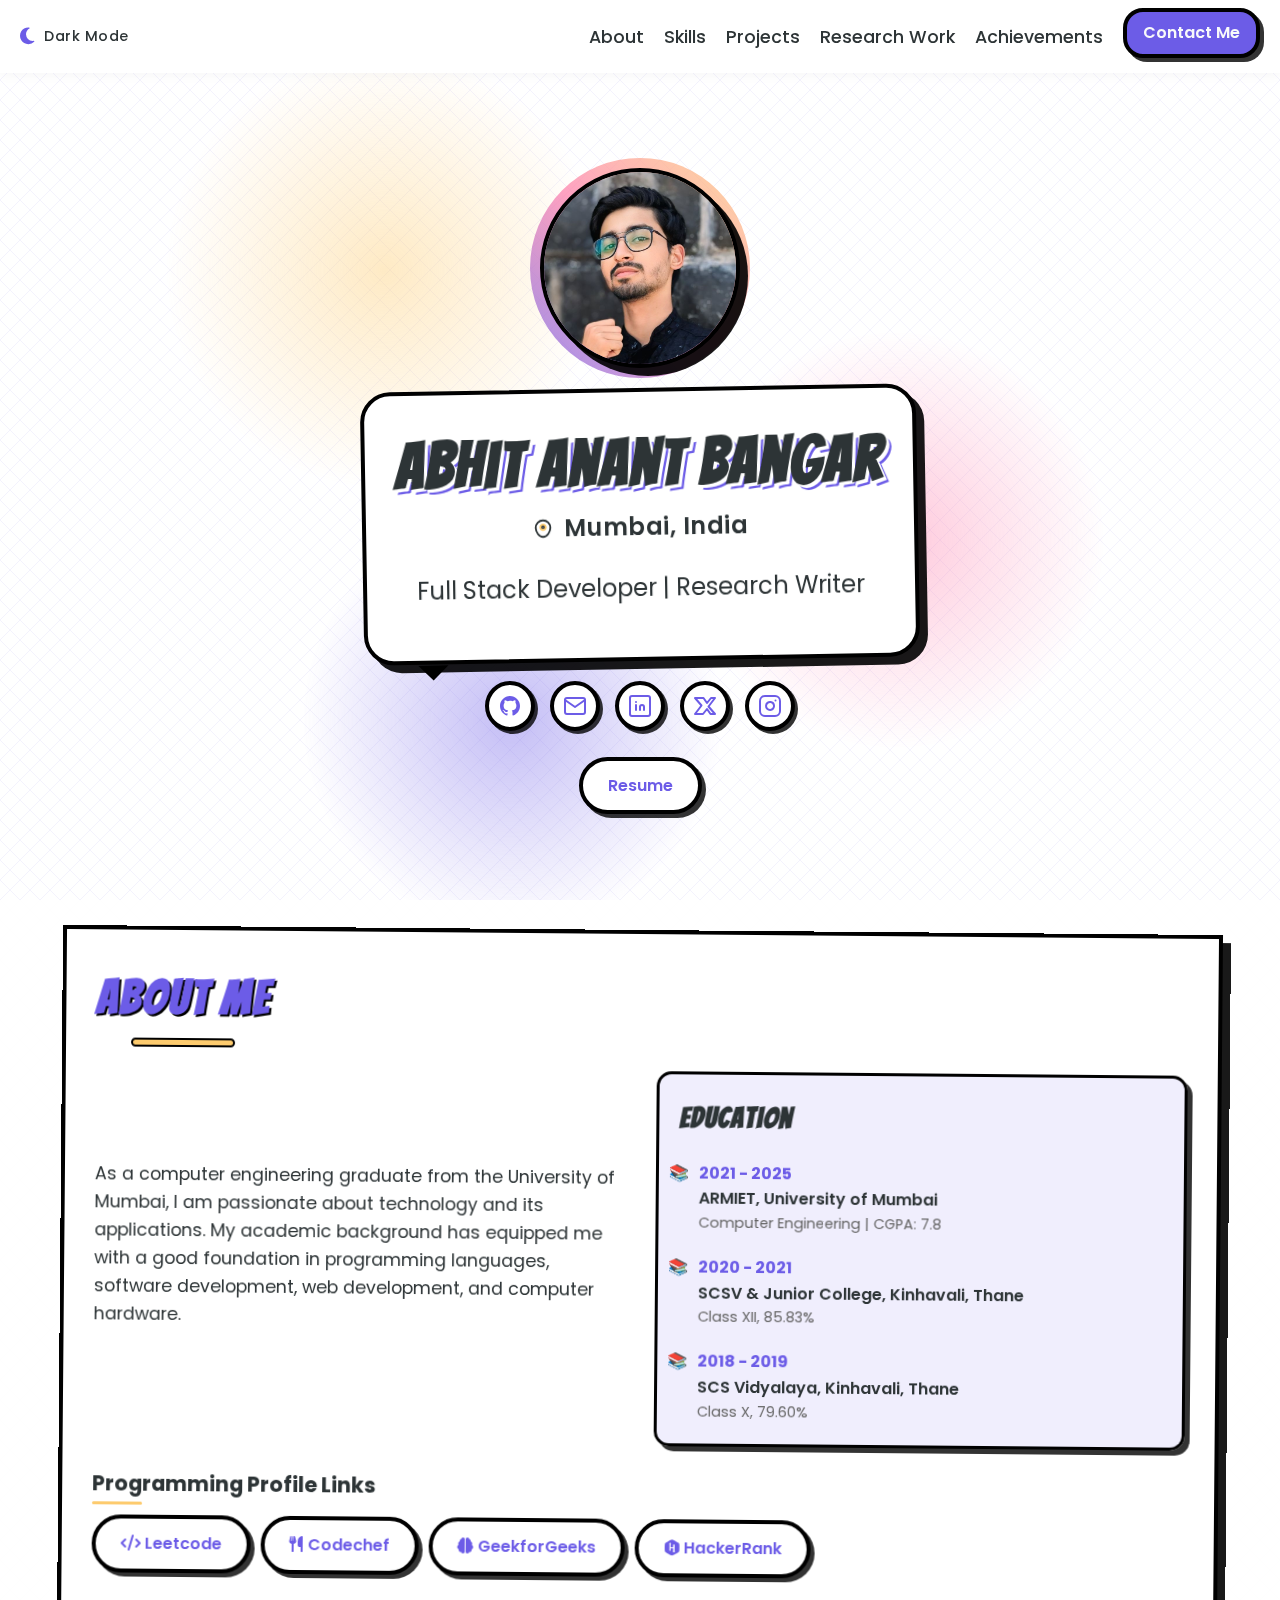
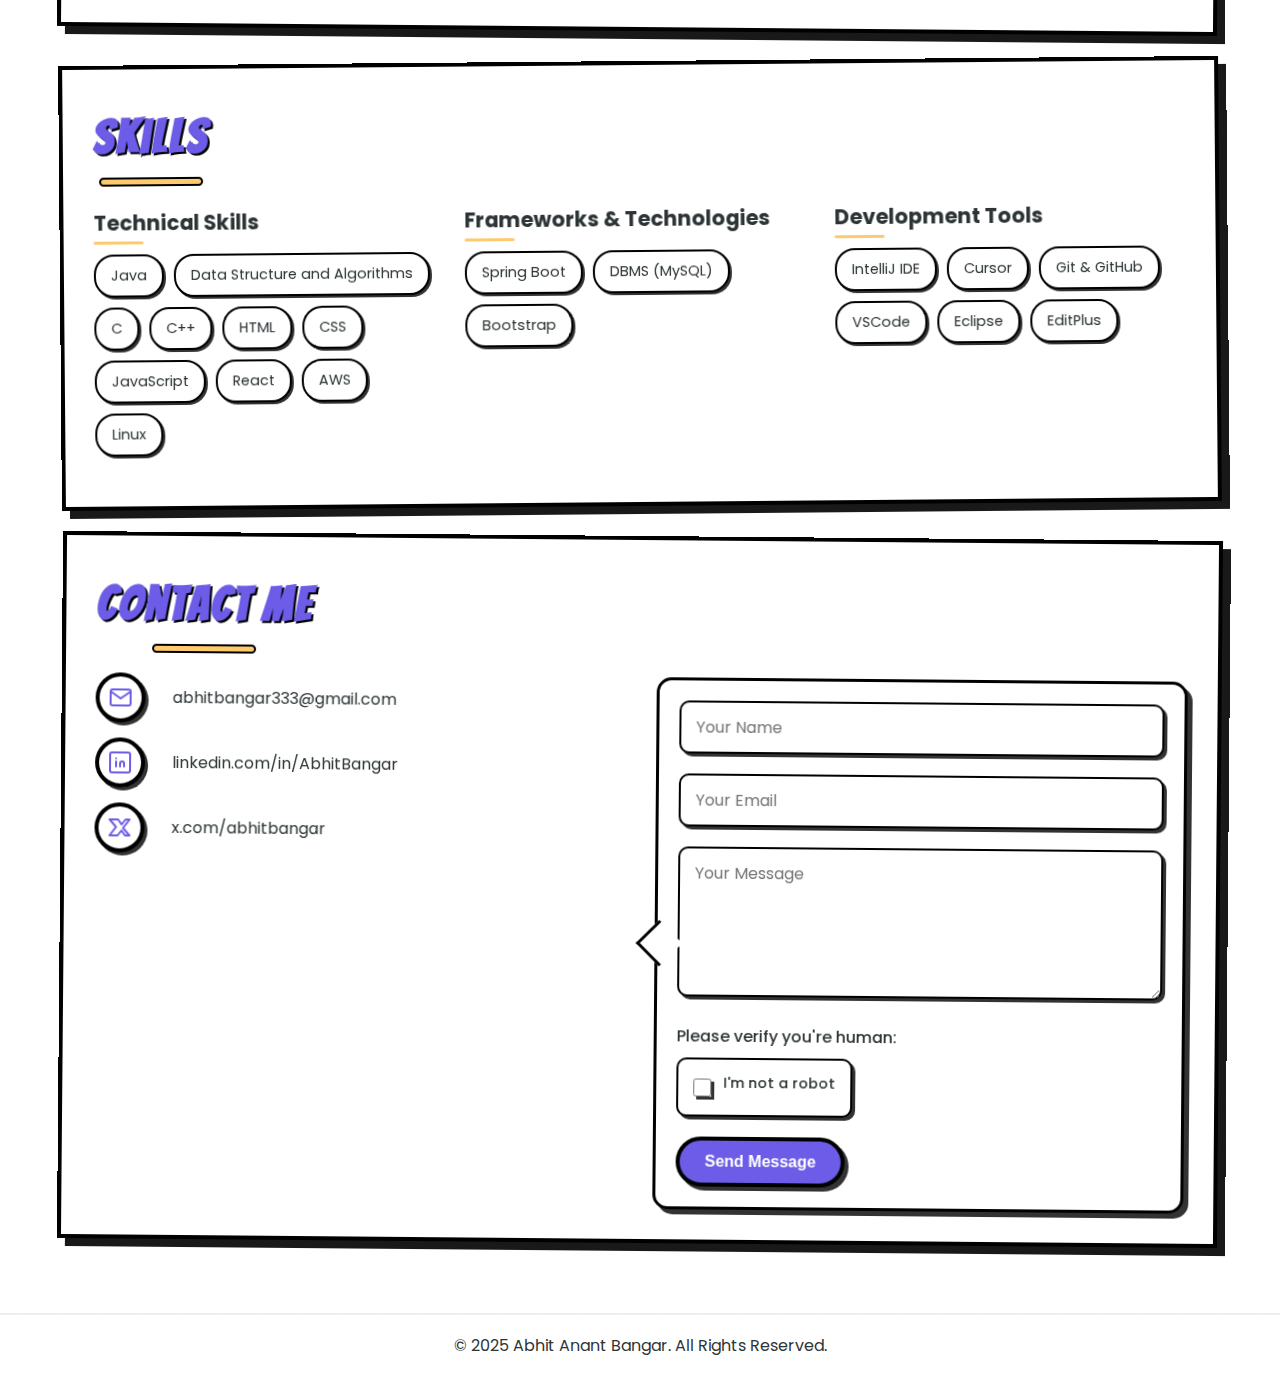
<file: index.html>
<!DOCTYPE html>
<html lang="en">
<head>
    <meta charset="UTF-8">
    <meta name="viewport" content="width=device-width, initial-scale=1.0">
    <meta name="description" content="Abhit Anant Bangar - Computer Engineer & Developer Portfolio">
    <meta name="keywords" content="Abhit Bangar, portfolio, computer engineering, developer, java, python, frontend, backend">
    <meta name="author" content="Abhit Anant Bangar">
    <title>Abhit Anant Bangar | Portfolio</title>
    <link rel="stylesheet" href="styles.css">
    <link rel="stylesheet" href="https://cdnjs.cloudflare.com/ajax/libs/font-awesome/6.4.0/css/all.min.css">
    <link rel="manifest" href="manifest.json">
    <meta name="theme-color" content="#6C5CE7">
    <link rel="icon" type="image/jpeg" href="assets/abhit.jpeg">
</head>
<body class="home">
    <div class="wrapper">
        <header>
            <div class="header-left">
            <div class="theme-toggle-container" id="theme-toggle" role="button" aria-label="Toggle dark mode">
                <i class="fas fa-moon"></i>
                <span class="theme-text">Dark Mode</span>
                </div>
            </div>
            <nav>
                <button class="nav-toggle" aria-label="Open menu">
                    <svg class="chevron-icon" width="28" height="28" viewBox="0 0 28 28" fill="none" xmlns="http://www.w3.org/2000/svg">
                        <polyline points="6,11 14,19 22,11" stroke="currentColor" stroke-width="3" stroke-linecap="round" stroke-linejoin="round"/>
                    </svg>
                </button>
                <ul class="nav-menu">
                    <li><a href="#about">About</a></li>
                    <li><a href="#skills">Skills</a></li>
                    <li><a href="projects.html">Projects</a></li>
                    <li><a href="research.html">Research Work</a></li>
                    <li><a href="achievements.html">Achievements</a></li>
                    <li><a href="#contact" class="btn-primary">Contact Me</a></li>
                </ul>
            </nav>
            <div class="nav-overlay"></div>
        </header>

        <section class="hero">
            <div class="hero-content">
                <div class="profile-photo">
                    <img src="assets/abhit.jpeg" alt="Abhit Anant Bangar">
                </div>
                <div class="comic-bubble">
                    <h1>Abhit Anant Bangar</h1>
                    <p class="hero-location">
                        <svg viewBox="0 0 24 24" fill="none" stroke-width="2" stroke-linecap="round" stroke-linejoin="round"><path d="M12 21c-4.418 0-8-5.373-8-10a8 8 0 1 1 16 0c0 4.627-3.582 10-8 10z" stroke="currentColor"/><path d="M12 11.5c.828 0 1.5-.672 1.5-1.5S12.828 8.5 12 8.5s-1.5.672-1.5 1.5.672 1.5 1.5 1.5z" stroke="currentColor"/><path d="M12 13.5c1.5 0 3-1.5 3-3s-1.5-3-3-3-3 1.5-3 3 1.5 3 3 3z" stroke="var(--accent-color)"/></svg>
                        Mumbai, India
                    </p>
                    <p class="job-role"><span class="java-dev">Full Stack Developer |</span> <span class="pipe-research">Research Writer</span></p>
                </div>
                <div class="social-links">
                    <a href="https://github.com/AbhitBangar" title="GitHub" target="_blank">
                        <svg width="24" height="24" fill="currentColor" viewBox="0 0 24 24" aria-hidden="true"><path d="M12 2C6.477 2 2 6.484 2 12.021c0 4.428 2.865 8.184 6.839 9.504.5.092.682-.217.682-.482 0-.237-.009-.868-.014-1.703-2.782.605-3.369-1.342-3.369-1.342-.454-1.154-1.11-1.462-1.11-1.462-.908-.62.069-.608.069-.608 1.004.07 1.532 1.032 1.532 1.032.892 1.53 2.341 1.088 2.91.832.091-.647.35-1.088.636-1.339-2.221-.253-4.555-1.113-4.555-4.951 0-1.093.39-1.987 1.029-2.686-.103-.253-.446-1.272.098-2.65 0 0 .84-.27 2.75 1.025A9.564 9.564 0 0 1 12 6.844c.85.004 1.705.115 2.504.337 1.909-1.295 2.748-1.025 2.748-1.025.546 1.378.203 2.397.1 2.65.64.699 1.028 1.593 1.028 2.686 0 3.847-2.337 4.695-4.566 4.944.359.309.678.92.678 1.855 0 1.338-.012 2.419-.012 2.749 0 .267.18.579.688.481C19.138 20.203 22 16.447 22 12.021 22 6.484 17.523 2 12 2Z"/></svg>
                    </a>
                    <a href="mailto:abhitbangar333@gmail.com" title="Email">
                        <svg width="24" height="24" fill="none" stroke="currentColor" stroke-width="2" stroke-linecap="round" stroke-linejoin="round" viewBox="0 0 24 24"><rect x="2" y="4" width="20" height="16" rx="2"/><path d="M22 6 12 13 2 6"/></svg>
                    </a>
                    <a href="https://www.linkedin.com/in/AbhitBangar" title="LinkedIn" target="_blank">
                        <svg width="24" height="24" fill="none" stroke="currentColor" stroke-width="2" stroke-linecap="round" stroke-linejoin="round" viewBox="0 0 24 24" aria-hidden="true"><rect x="2" y="2" width="20" height="20" rx="2"/><line x1="8" y1="11" x2="8" y2="16"/><line x1="8" y1="8" x2="8" y2="8"/><line x1="12" y1="16" x2="12" y2="13"/><path d="M16 16v-3a2 2 0 0 0-4 0"/></svg>
                    </a>
                    <a href="https://twitter.com/abhitbangar" title="Twitter" target="_blank">
                        <svg width="24" height="24" fill="none" stroke="currentColor" stroke-width="2" stroke-linecap="round" stroke-linejoin="round" viewBox="0 0 24 24" aria-hidden="true">
                            <path d="M6 4h4.5l3.5 5 4-5H22l-6.5 8.5L22 20h-4.5l-3.5-5-4 5H2l6.5-8.5L2 4h4z"/>
                        </svg>
                    </a>
                    <a href="https://instagram.com/abhitbangar" title="Instagram" target="_blank">
                        <svg width="24" height="24" fill="none" stroke="currentColor" stroke-width="2" stroke-linecap="round" stroke-linejoin="round" viewBox="0 0 24 24" aria-hidden="true"><rect x="2" y="2" width="20" height="20" rx="5"/><path d="M16 11.37A4 4 0 1 1 12.63 8 4 4 0 0 1 16 11.37z"/><line x1="17.5" y1="6.5" x2="17.5" y2="6.5"/></svg>
                    </a>
                </div>
                <br>
                <a href="https://drive.google.com/file/d/1gbyKcUgA_k29aD8O4suDorOxsulIcThD/view?usp=sharing" class="btn-secondary" target="_blank">Resume</a>

            </div>
        </section>

        <section id="about" class="comic-panel">
            <div class="panel-content">
                <h2 class="section-title">About Me</h2>
                <div class="about-grid">
                    <div class="about-text">
                        <p id="about-typewriter">As a computer engineering graduate from the University of Mumbai, I am passionate about technology and its applications. My academic background has equipped me with a good foundation in programming languages, software development, web development, and computer hardware.</p>
                    </div>
                    <div class="education-card">
                        <h3>Education</h3>
                        <ul>
                            <li>
                                <span class="year">2021 - 2025</span>
                                <span class="degree">ARMIET, University of Mumbai</span>
                                <span class="detail">Computer Engineering | CGPA: 7.8</span>
                            </li>
                            <li>
                                <span class="year">2020 - 2021</span>
                                <span class="degree">SCSV & Junior College, Kinhavali, Thane</span>
                                <span class="detail">Class XII, 85.83%</span>
                            </li>
                            <li>
                                <span class="year">2018 - 2019</span>
                                <span class="degree">SCS Vidyalaya, Kinhavali, Thane</span>
                                <span class="detail">Class X, 79.60%</span>
                            </li>
                        </ul>
                    </div>
                </div>
                <div class="skill-category">
                    <br>
                    <h3>Programming Profile Links</h3>
                    <div class="skill-tags">
                        <a href="https://leetcode.com/u/abhitbangar" class="btn-secondary" target="_blank"><i class="fa-solid fa-code"></i> Leetcode</a>
                        <a href="https://www.codechef.com/users/abhit_333" class="btn-secondary" target="_blank"><i class="fa-solid fa-utensils"></i> Codechef</a>
                        <a href="https://www.geeksforgeeks.org/user/theabhitbangar" class="btn-secondary" target="_blank"><i class="fa-solid fa-brain"></i> GeekforGeeks</a>
                        <a href="https://www.hackerrank.com/profile/abhitbangar" class="btn-secondary" target="_blank"><i class="fab fa-hackerrank"></i> HackerRank</a>
                    </div>
                </div>
            </div>
        </section>

        <section id="skills" class="comic-panel">
            <div class="panel-content">
                <h2 class="section-title">Skills</h2>
                <div class="skills-grid">
                    <div class="skill-category">
                        <h3>Technical Skills</h3>
                        <div class="skill-tags">
                            <span>Java</span>
                            <span>Data Structure and Algorithms</span>
                            <span>C</span>
                            <span>C++</span>
                            <span>HTML</span>
                            <span>CSS</span>
                            <span>JavaScript</span>
                            <span>React</span>
                            <span>AWS</span>
                            <span>Linux</span>
                        </div>
                    </div>
                    <div class="skill-category">
                        <h3>Frameworks & Technologies</h3>
                        <div class="skill-tags">
                            <span>Spring Boot</span>
                            <span>DBMS (MySQL)</span>
                            <span>Bootstrap</span>
                        </div>
                    </div>
                    <div class="skill-category">
                        <h3>Development Tools</h3>
                        <div class="skill-tags">
                            <span>IntelliJ IDE</span>
                            <span>Cursor</span>
                            <span>Git & GitHub</span>
                            <span>VSCode</span>
                            <span>Eclipse</span>
                            <span>EditPlus</span>
                        </div>
                    </div>
                </div>
            </div>
        </section>

        <section id="contact" class="comic-panel">
            <div class="panel-content">
                <h2 class="section-title">Contact Me</h2>
                <div class="contact-grid">
                    <div class="contact-info">
                        <div class="contact-item">
                            <a href="mailto:abhitbangar333@gmail.com" title="Email">
                                <svg width="24" height="24" fill="none" stroke="currentColor" stroke-width="2" stroke-linecap="round" stroke-linejoin="round" viewBox="0 0 24 24"><rect x="2" y="4" width="20" height="16" rx="2"/><path d="M22 6 12 13 2 6"/></svg>
                            </a>
                            <p>abhitbangar333@gmail.com</p>
                        </div>
                        <div class="contact-item">
                            <a href="https://www.linkedin.com/in/AbhitBangar" title="LinkedIn" target="_blank" rel="noopener">
                                <svg width="24" height="24" fill="none" stroke="currentColor" stroke-width="2" stroke-linecap="round" stroke-linejoin="round" viewBox="0 0 24 24" aria-hidden="true"><rect x="2" y="2" width="20" height="20" rx="2"/><line x1="8" y1="11" x2="8" y2="16"/><line x1="8" y1="8" x2="8" y2="8"/><line x1="12" y1="16" x2="12" y2="13"/><path d="M16 16v-3a2 2 0 0 0-4 0"/></svg>
                            </a>
                            <p>linkedin.com/in/AbhitBangar</p>
                        </div>
                        <div class="contact-item">
                            <a href="https://twitter.com/abhitbangar" title="Twitter" target="_blank" rel="noopener">
                                <svg width="24" height="24" fill="none" stroke="currentColor" stroke-width="2" stroke-linecap="round" stroke-linejoin="round" viewBox="0 0 24 24" aria-hidden="true">
                                    <path d="M6 4h4.5l3.5 5 4-5H22l-6.5 8.5L22 20h-4.5l-3.5-5-4 5H2l6.5-8.5L2 4h4z"/>
                                </svg>
                            </a>
                            <p>x.com/abhitbangar</p>
                        </div>
                    </div>
                    <div class="contact-form">
                        <form id="contactForm" action="https://formspree.io/f/xnnvyjgr" method="POST">
                            
                            <div class="form-group">
                                <input type="text" id="name" name="name" placeholder="Your Name" required>
                            </div>
                            
                            <div class="form-group">
                                <input type="email" id="email" name="email" placeholder="Your Email" required>
                            </div>
                            
                            <div class="form-group">
                                <textarea id="message" name="message" placeholder="Your Message" required></textarea>
                            </div>

                            <div class="form-group">
                                <div class="captcha-container">
                                    <label for="captcha">Please verify you're human:</label>
                                    <div class="captcha-box">
                                        <input type="checkbox" id="captcha" name="captcha" required>
                                        <label for="captcha" class="captcha-label">I'm not a robot</label>
                                    </div>
                                </div>
                            </div>

                            <input type="hidden" name="_next" value="https://abhitbangar.github.io/Portfolio/?success=true">

                            <button type="submit" class="btn-primary">Send Message</button>
                        </form>

                    </div>
                </div>
            </div>
        </section>

        </div> <!-- end of .wrapper -->
    <script src="script.js"></script>
    <footer><p>&copy; 2025 Abhit Anant Bangar. All Rights Reserved.</p></footer>
</body>
</html>
</file>
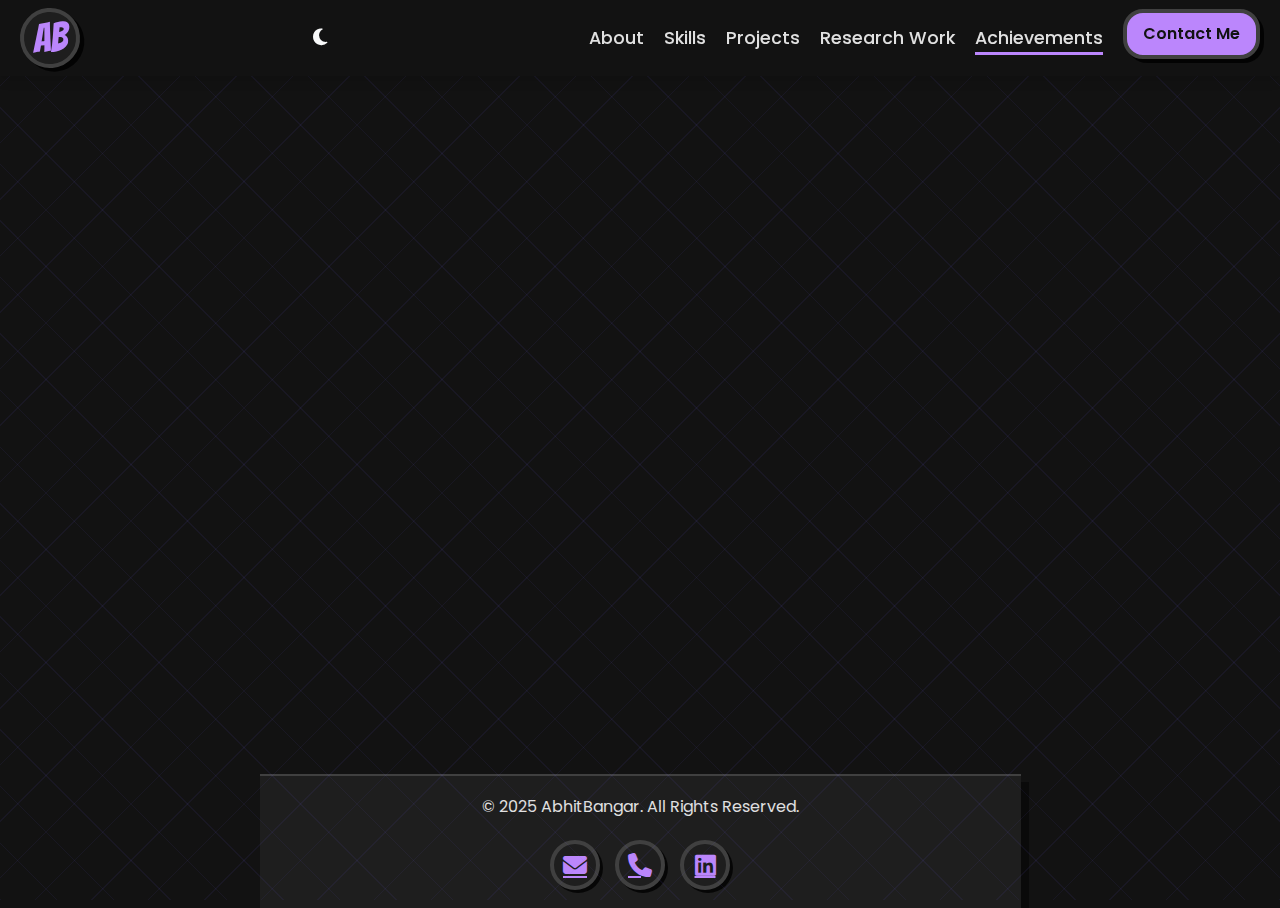
<file: achievements.html>
<!DOCTYPE html>
<html lang="en">
<head>
    <meta charset="UTF-8">
    <meta name="viewport" content="width=device-width, initial-scale=1.0">
    <meta name="description" content="Abhit Anant Bangar - Achievements">
    <title>Achievements | Abhit Anant Bangar</title>
    <link rel="stylesheet" href="styles.css">
    <link rel="stylesheet" href="https://cdnjs.cloudflare.com/ajax/libs/font-awesome/6.4.0/css/all.min.css">
    <link rel="icon" type="image/jpeg" href="images/abhit.jpeg">
</head>
<body>
    <div class="wrapper">
        <header>
            <div class="logo">AB</div>
            <button id="theme-toggle" aria-label="Toggle dark mode" style="background:none;border:none;cursor:pointer;font-size:2rem;margin-right:10px;">
                <i class="fas fa-moon"></i>
            </button>
            <nav>
                <button class="nav-toggle">
                    <span></span>
                    <span></span>
                    <span></span>
                </button>
                <ul class="nav-menu">
                    <button class="nav-close">
                        <i class="fas fa-times"></i>
                    </button>
                    <li><a href="index.html#about">About</a></li>
                    <li><a href="index.html#skills">Skills</a></li>
                    <li><a href="projects.html">Projects</a></li>
                    <li><a href="research.html">Research Work</a></li>
                    <li><a href="achievements.html" class="active">Achievements</a></li>
                    <li><a href="index.html#contact" class="btn-primary">Contact Me</a></li>
                </ul>
            </nav>
        </header>
        <section id="achievements" class="comic-panel">
            <div class="panel-content">
                <h2 class="section-title">Achievements</h2>
                <div class="achievements">
                    <h3>Coding Achievements</h3>
                    <ul>
                        <li>Solved more than <strong>200 problems</strong> on various coding platforms.</li>
                        <li><strong>1st rank</strong> in intra-college Logic Hunt Competition at Techfest-2023.</li>
                    </ul>
                </div>
                <div class="responsibilities">
                    <h3>Position of Responsibilities</h3>
                    <ul>
                        <li><strong>President</strong> of IEEE Students Committee, ARMIET (2022-2025)</li>
                        <li><strong>Head Boy</strong> of Research and Development Students Department, ARMIET (2023-2025)</li>
                        <li><strong>Leader</strong> of NSS Unit, ARMIET (2023-2024)</li>
                    </ul>
                </div>
                <div class="certificates">
                    <h3>Certificates</h3>
                    <ul>
                        <li><strong>Java Full Stack</strong> - Qspiders, 2025</li>
                        <li><strong>Full Stack Web Development</strong> - Apna College, 2024</li>
                    </ul>
                </div>
            </div>
        </section>
        <footer>
            <div class="footer-content">
                <p>&copy; 2025 AbhitBangar. All Rights Reserved.</p>
                <div class="social-links">
                    <a href="mailto:abhitbangar333@gmail.com"><i class="fas fa-envelope"></i></a>
                    <a href="tel:+918830088515"><i class="fas fa-phone"></i></a>
                    <a href="https://www.linkedin.com/in/AbhitBangar" target="_blank"><i class="fab fa-linkedin"></i></a>
                </div>
            </div>
        </footer>
    </div>
    <script src="script.js"></script>
</body>
</html>
</file>
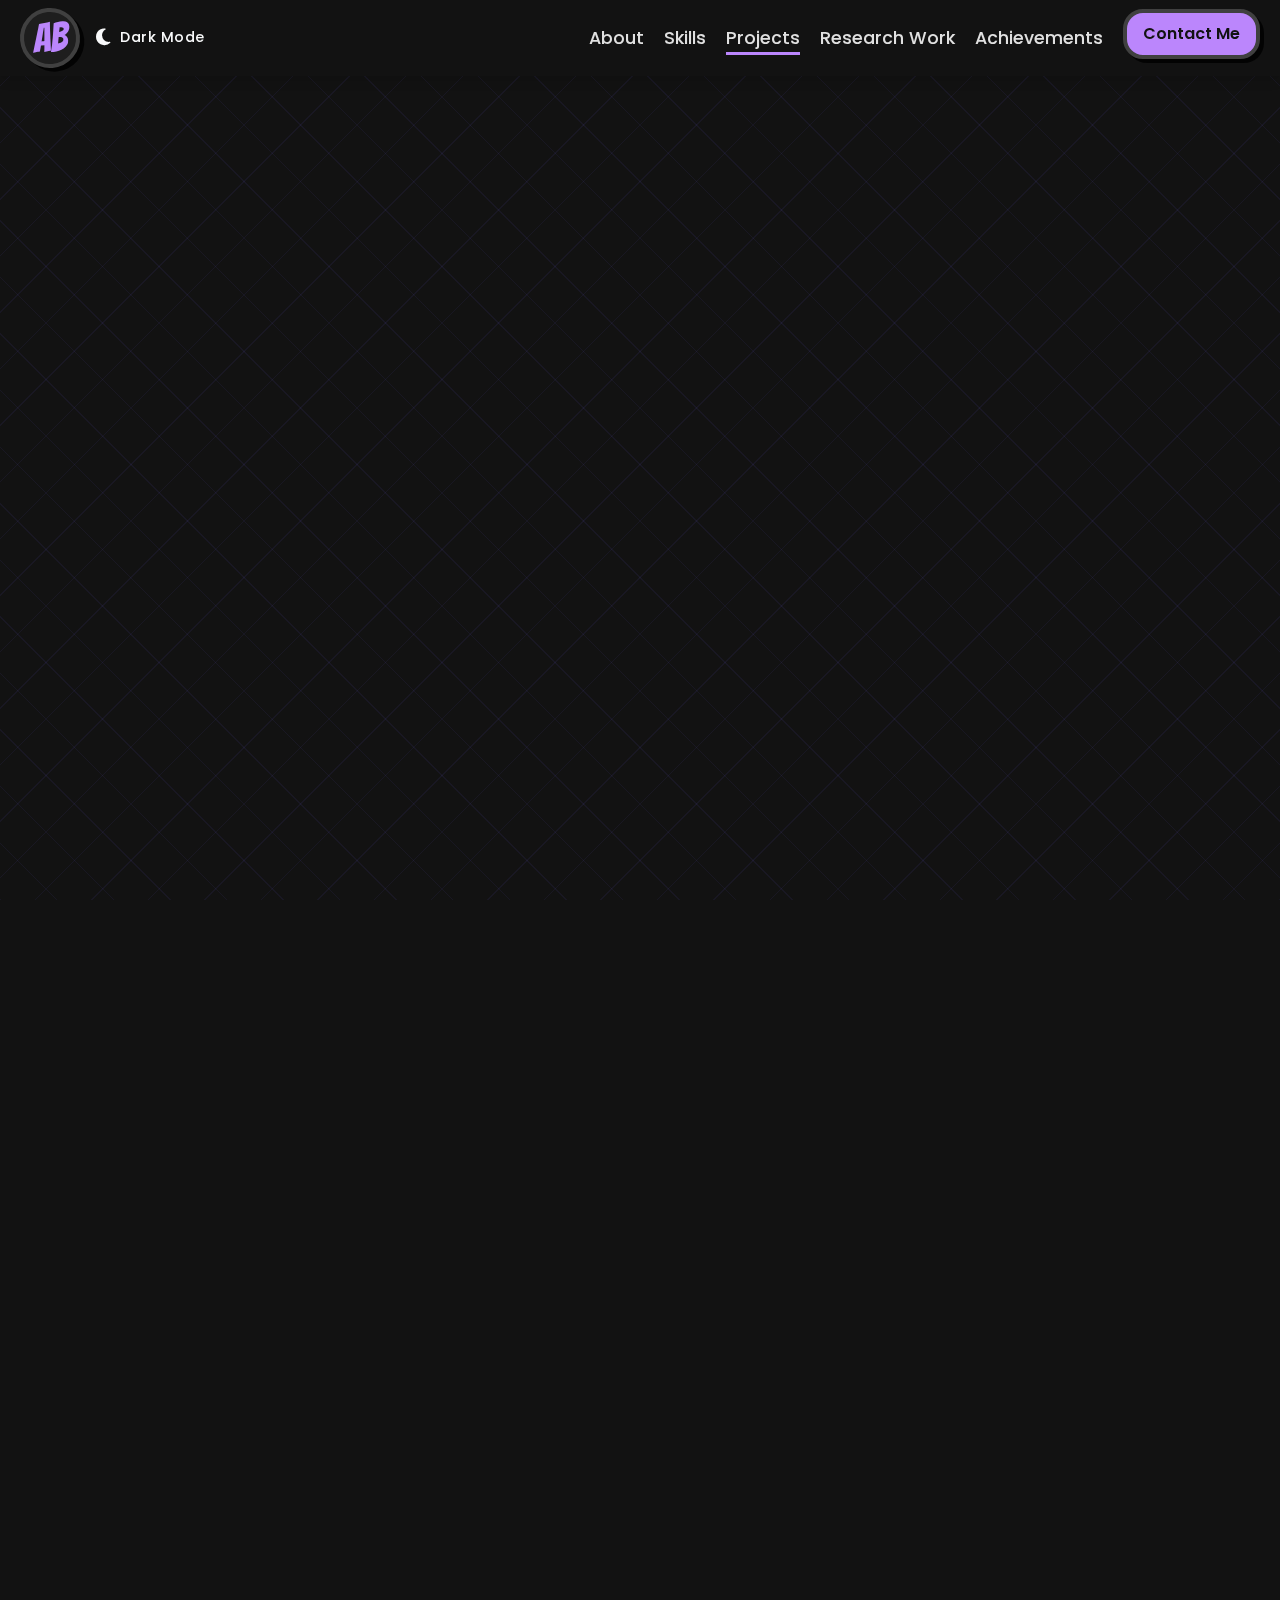
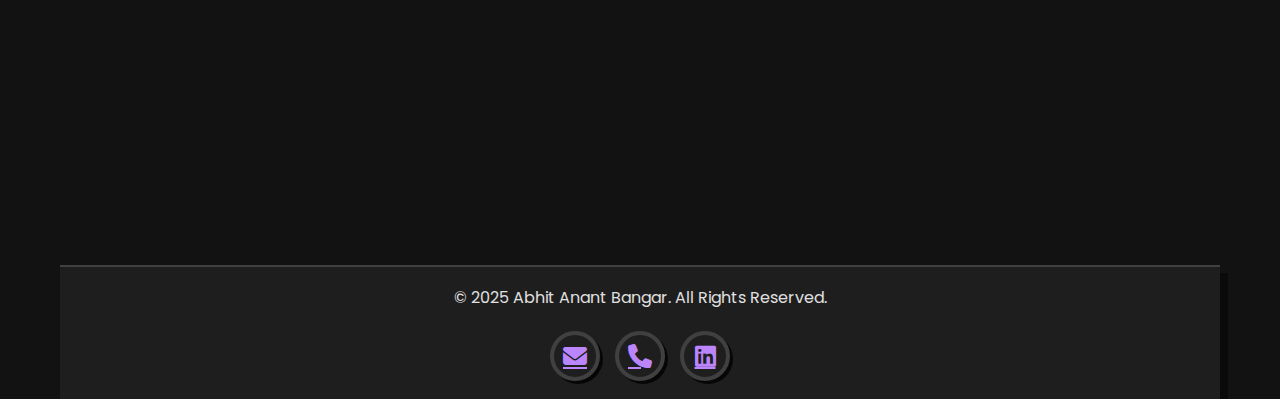
<file: projects.html>
<!DOCTYPE html>
<html lang="en">
<head>
    <meta charset="UTF-8">
    <meta name="viewport" content="width=device-width, initial-scale=1.0">
    <meta name="description" content="Abhit Anant Bangar - Projects">
    <title>Projects | Abhit Anant Bangar</title>
    <link rel="stylesheet" href="styles.css">
    <link rel="stylesheet" href="https://cdnjs.cloudflare.com/ajax/libs/font-awesome/6.4.0/css/all.min.css">
    <link rel="icon" type="image/jpeg" href="images/abhit.jpeg">
</head>
<body>
    <div class="wrapper">
        <header>
            <div class="header-left">
            <div class="logo">AB</div>
            <div class="theme-toggle-container" id="theme-toggle" role="button" aria-label="Toggle dark mode">
                <i class="fas fa-moon"></i>
                <span class="theme-text">Dark Mode</span>
                </div>
            </div>
            <nav>
                <button class="nav-toggle">
                    <span></span>
                    <span></span>
                    <span></span>
                </button>
                <ul class="nav-menu">
                    <button class="nav-close">
                        <i class="fas fa-times"></i>
                    </button>
                    <li><a href="index.html#about">About</a></li>
                    <li><a href="index.html#skills">Skills</a></li>
                    <li><a href="projects.html">Projects</a></li>
                    <li><a href="research.html">Research Work</a></li>
                    <li><a href="achievements.html">Achievements</a></li>
                    <li><a href="index.html#contact" class="btn-primary">Contact Me</a></li>
                </ul>
            </nav>
        </header>
        <section id="projects" class="comic-panel">
            <div class="panel-content">
                <h2 class="section-title">Projects</h2>
                <div class="projects-grid">
                    <div class="project-card">
                        <div class="project-content">
                            <h3>To implement and enhance EEG disease classification with CM-Attention Mechanism using Deep CNN-Bi-LSTM</h3>
                            <p class="tech-stack">Python, TensorFlow, Keras, Deep CNN, BiLSTM, Attention Mechanism, NumPy, Pandas, OpenCV, PIL, Matplotlib</p>
                            <ul class="project-details">
                                <li>Designed a new architecture of Deep CNN integrated with BiLSTM which has a customized mixed attention mechanism for classifying brain diseases from EEG-MRI images achieving 99.45% accuracy.</li>
                                <li>Merged, resized, normalized, data augmented, and prepared two datasets found on Kaggle containing brain MRI images (over 5000 images) to improve generalization performance.</li>
                                <li>Deep CNN was used to extract spatial features while Bi-LSTM captured temporal features. The attention layer improved relevant feature focus, thus enhancing classification accuracy.</li>
                            </ul>
                            <a href="#" target="_blank" class="btn-secondary">View Project</a>
                        </div>
                    </div>
                    <div class="project-card">
                        <div class="project-content">
                            <h3>MedQuiz-Hub Game</h3>
                            <p class="tech-stack">HTML5, CSS, Bootstrap, JavaScript</p>
                            <ul class="project-details">
                                <li>Created a tailored interactive medical quiz platform for a medical college professor using HTML, CSS, and JavaScript.</li>
                                <li>Created a three-level immersion quiz system: Level 1 includes Multiple Choice Questions, Level 2 is a gamified Spin the Wheel, and Video-Based Question and Answering is Level 3.</li>
                                <li>Developed step-by-step strategies to allow effortless movement and accessibility in every device and platform.</li>
                            </ul>
                            <a href="https://abhitbangar.github.io/MedQuiz-Hub" target="_blank" class="btn-secondary">View Project</a>
                        </div>
                    </div>
                    <div class="project-card">
                        <div class="project-content">
                            <h3>Sign Language Detection using Machine Learning</h3>
                            <p class="tech-stack">Python, Machine Learning, TensorFlow, OpenCV, Deep Learning</p>
                            <ul class="project-details">
                                <li>Developed a system for real-time sign language recognition using machine learning algorithms and video analysis.</li>
                                <li>Enabled seamless translation between sign language and text/speech, bridging communication between sign language users and non-users.</li>
                                <li>Aimed to close communication gaps and improve sign language accessibility across diverse contexts using advanced ML techniques.</li>
                            </ul>
                            <a href="#" target="_blank" class="btn-secondary">View Project</a>
                        </div>
                    </div>
                    <div class="project-card">
                        <div class="project-content">
                            <h3>Attendance Management System using Web Development</h3>
                            <p class="tech-stack">HTML, CSS, JavaScript, PHP, MySQL, Web Development</p>
                            <ul class="project-details">
                                <li>Designed and implemented a digital attendance management system to streamline tracking for organizations, especially educational institutions.</li>
                                <li>Automated the process of recording student attendance based on their presence in class, maintained on a daily basis.</li>
                                <li>Aimed to enhance organizational efficiency and performance by digitizing attendance management processes.</li>
                            </ul>
                            <a href="#" target="_blank" class="btn-secondary">View Project</a>
                        </div>
                    </div>
                </div>
            </div>
        </section>
        <footer>
            <div class="footer-content">
                <p>&copy; 2025 Abhit Anant Bangar. All Rights Reserved.</p>
                <div class="social-links">
                    <a href="mailto:abhitbangar333@gmail.com"><i class="fas fa-envelope"></i></a>
                    <a href="tel:+918830088515"><i class="fas fa-phone"></i></a>
                    <a href="https://www.linkedin.com/in/AbhitBangar" target="_blank"><i class="fab fa-linkedin"></i></a>
                </div>
            </div>
        </footer>
    </div>
    <script src="script.js"></script>
</body>
</html>
</file>
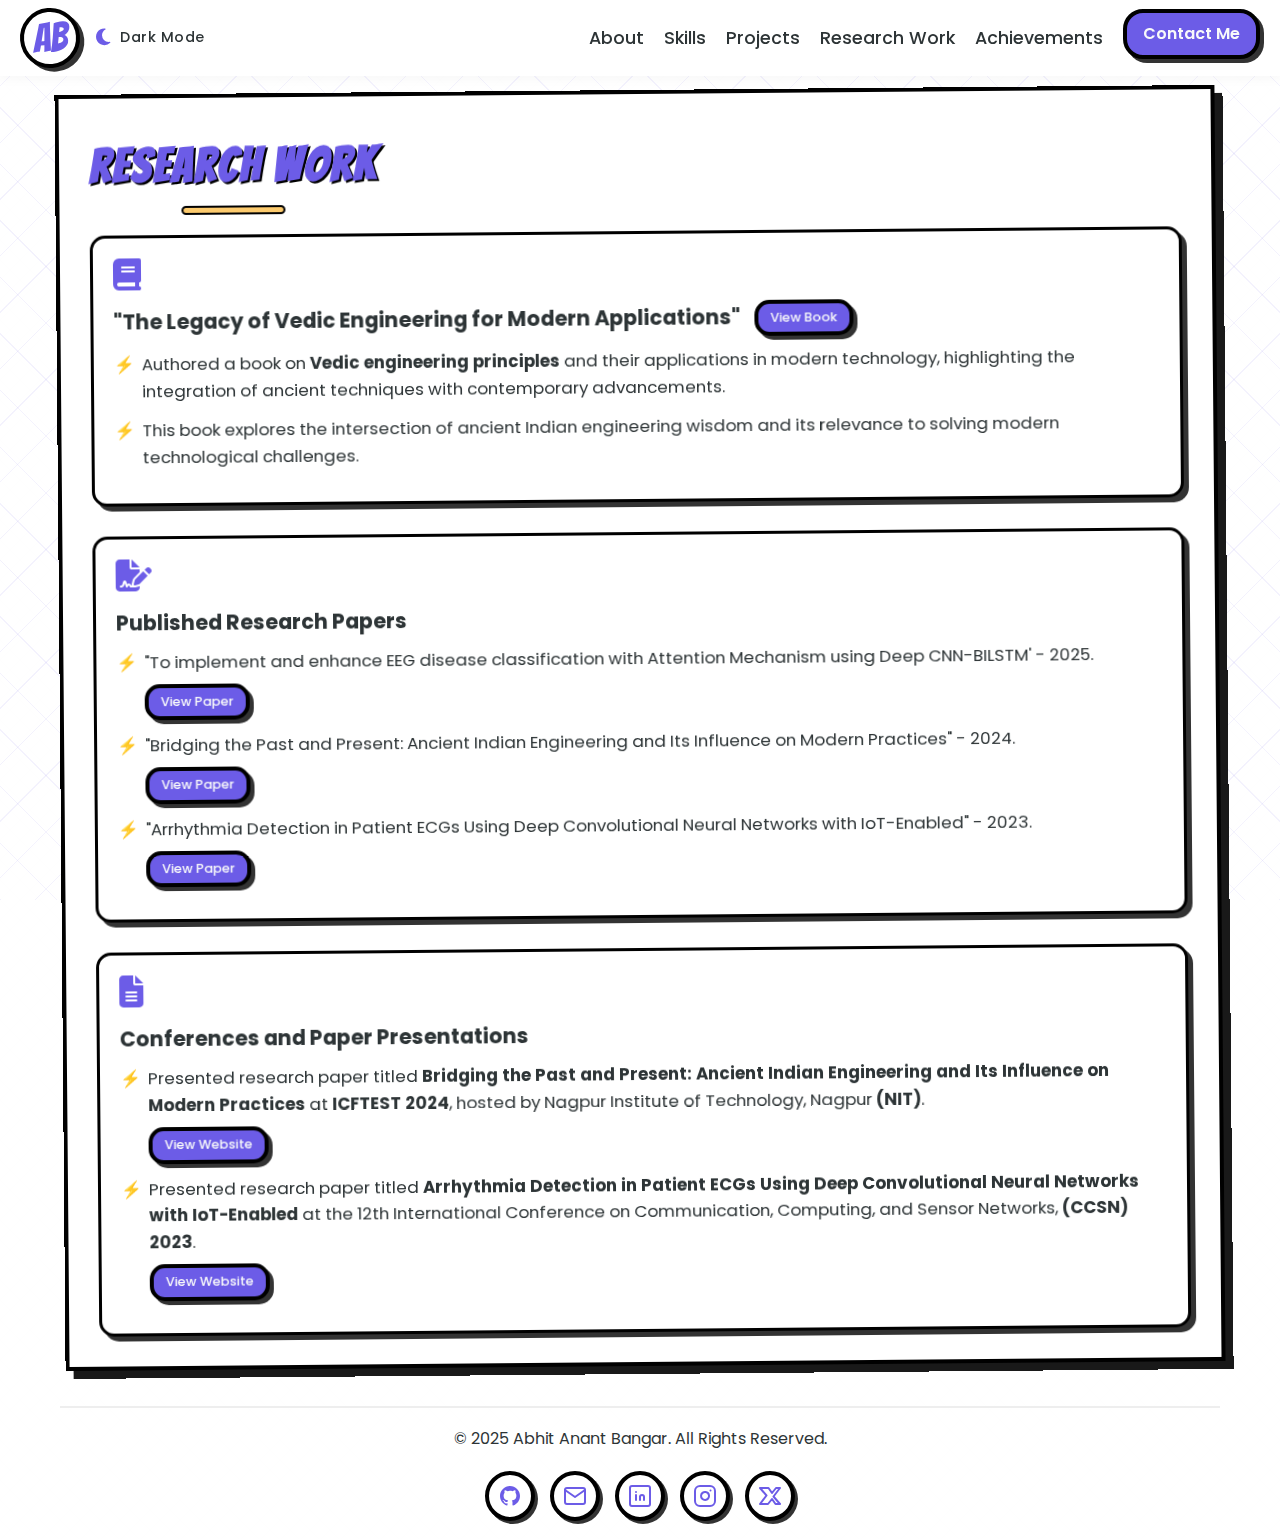
<file: research.html>
<!DOCTYPE html>
<html lang="en">
<head>
    <meta charset="UTF-8">
    <meta name="viewport" content="width=device-width, initial-scale=1.0">
    <meta name="description" content="Abhit Anant Bangar - Research Work">
    <title>Research Work | Abhit Anant Bangar</title>
    <link rel="stylesheet" href="styles.css">
    <link rel="stylesheet" href="https://cdnjs.cloudflare.com/ajax/libs/font-awesome/6.4.0/css/all.min.css">
    <link rel="icon" type="image/jpeg" href="images/abhit.jpeg">
</head>
<body>
    <div class="wrapper">
        <header>
            <div class="header-left">
                <div class="logo">AB</div>
                <div class="theme-toggle-container" id="theme-toggle" role="button" aria-label="Toggle dark mode">
                    <i class="fas fa-moon"></i>
                    <span class="theme-text">Dark Mode</span>
                </div>
            </div>
            <nav>
                <button class="nav-toggle">
                    <span></span>
                    <span></span>
                    <span></span>
                </button>
                <ul class="nav-menu">
                    <li><a href="index.html#about">About</a></li>
                    <li><a href="index.html#skills">Skills</a></li>
                    <li><a href="projects.html">Projects</a></li>
                    <li><a href="research.html">Research Work</a></li>
                    <li><a href="achievements.html">Achievements</a></li>
                    <li><a href="index.html#contact" class="btn-primary">Contact Me</a></li>
                </ul>
            </nav>
            <div class="nav-overlay"></div>
        </header>
        <section id="books-papers" class="comic-panel">
            <div class="panel-content">
                <h2 class="section-title">Research Work</h2>
                <div class="achievements-grid">
                    <div class="achievement-card">
                        <i class="fas fa-book"></i>
                        <h3>"The Legacy of Vedic Engineering for Modern Applications" <a href="https://www.google.co.in/books/edition/_/w6QbEQAAQBAJ?hl=en&gbpv=0#pli=1" target="_blank" title="View Book on Flipkart" class="btn-secondary">View Book</a></h3>
                        <ul>
                            <li>Authored a book on <strong>Vedic engineering principles</strong> and their applications in modern technology, highlighting the integration of ancient techniques with contemporary advancements.</li>
                            <li>This book explores the intersection of ancient Indian engineering wisdom and its relevance to solving modern technological challenges.</li>
                        </ul>
                    </div>
                    <div class="achievement-card">
                        <i class="fas fa-file-signature"></i>
                        <h3>Published Research Papers</h3>
                        <ul>
                            <li>
                                "To implement and enhance EEG disease classification with Attention Mechanism using Deep CNN-BILSTM' - 2025.
                                <br><a href="#" target="_blank" class="btn-secondary">View Paper</a>
                            </li>
                            <li>
                                "Bridging the Past and Present: Ancient Indian Engineering and Its Influence on Modern Practices" - 2024.
                                <br><a href="#" target="_blank" class="btn-secondary">View Paper</a>
                            </li>
                            <li>
                                "Arrhythmia Detection in Patient ECGs Using Deep Convolutional Neural Networks with IoT-Enabled" - 2023.
                                <br><a href="#" target="_blank" class="btn-secondary">View Paper</a>
                            </li>
                        </ul>
                    </div>
                    <div class="achievement-card">
                        <i class="fas fa-file-alt"></i>
                        <h3>Conferences and Paper Presentations</h3>
                        <ul>
                            <li>
                                Presented research paper titled <strong>Bridging the Past and Present: Ancient Indian Engineering and Its Influence on Modern Practices</strong> at <strong>ICFTEST 2024</strong>, hosted by Nagpur Institute of Technology, Nagpur <strong>(NIT)</strong>.
                                <br><a href="#" target="_blank" class="btn-secondary">View Website</a>
                            </li>
                            <li>
                                Presented research paper titled <strong>Arrhythmia Detection in Patient ECGs Using Deep Convolutional Neural Networks with IoT-Enabled</strong> at the 12th International Conference on Communication, Computing, and Sensor Networks, <strong>(CCSN) 2023</strong>.
                                <br><a href="#" target="_blank" class="btn-secondary">View Website</a>
                            </li>
                        </ul>
                    </div>
                </div>
            </div>
        </section>
        <footer>
            <div class="footer-content">
                <p>&copy; 2025 Abhit Anant Bangar. All Rights Reserved.</p>
                <div class="social-links">
                    <a href="https://github.com/AbhitBangar" title="GitHub" target="_blank">
                        <svg width="24" height="24" fill="currentColor" viewBox="0 0 24 24" aria-hidden="true"><path d="M12 2C6.477 2 2 6.484 2 12.021c0 4.428 2.865 8.184 6.839 9.504.5.092.682-.217.682-.482 0-.237-.009-.868-.014-1.703-2.782.605-3.369-1.342-3.369-1.342-.454-1.154-1.11-1.462-1.11-1.462-.908-.62.069-.608.069-.608 1.004.07 1.532 1.032 1.532 1.032.892 1.53 2.341 1.088 2.91.832.091-.647.35-1.088.636-1.339-2.221-.253-4.555-1.113-4.555-4.951 0-1.093.39-1.987 1.029-2.686-.103-.253-.446-1.272.098-2.65 0 0 .84-.27 2.75 1.025A9.564 9.564 0 0 1 12 6.844c.85.004 1.705.115 2.504.337 1.909-1.295 2.748-1.025 2.748-1.025.546 1.378.203 2.397.1 2.65.64.699 1.028 1.593 1.028 2.686 0 3.847-2.337 4.695-4.566 4.944.359.309.678.92.678 1.855 0 1.338-.012 2.419-.012 2.749 0 .267.18.579.688.481C19.138 20.203 22 16.447 22 12.021 22 6.484 17.523 2 12 2Z"/></svg>
                    </a>
                    <a href="mailto:abhitbangar333@gmail.com" title="Email">
                        <svg width="24" height="24" fill="none" stroke="currentColor" stroke-width="2" stroke-linecap="round" stroke-linejoin="round" viewBox="0 0 24 24"><rect x="2" y="4" width="20" height="16" rx="2"/><path d="M22 6 12 13 2 6"/></svg>
                    </a>
                    <a href="https://www.linkedin.com/in/AbhitBangar" title="LinkedIn" target="_blank">
                        <svg width="24" height="24" fill="none" stroke="currentColor" stroke-width="2" stroke-linecap="round" stroke-linejoin="round" viewBox="0 0 24 24" aria-hidden="true"><rect x="2" y="2" width="20" height="20" rx="2"/><line x1="8" y1="11" x2="8" y2="16"/><line x1="8" y1="8" x2="8" y2="8"/><line x1="12" y1="16" x2="12" y2="13"/><path d="M16 16v-3a2 2 0 0 0-4 0"/></svg>
                    </a>
                    <a href="https://instagram.com/abhitbangar" title="Instagram" target="_blank">
                        <svg width="24" height="24" fill="none" stroke="currentColor" stroke-width="2" stroke-linecap="round" stroke-linejoin="round" viewBox="0 0 24 24" aria-hidden="true"><rect x="2" y="2" width="20" height="20" rx="5"/><path d="M16 11.37A4 4 0 1 1 12.63 8 4 4 0 0 1 16 11.37z"/><line x1="17.5" y1="6.5" x2="17.5" y2="6.5"/></svg>
                    </a>
                    <a href="https://twitter.com/abhitbangar" title="Twitter" target="_blank">
                        <svg width="24" height="24" fill="none" stroke="currentColor" stroke-width="2" stroke-linecap="round" stroke-linejoin="round" viewBox="0 0 24 24" aria-hidden="true">
                            <path d="M6 4h4.5l3.5 5 4-5H22l-6.5 8.5L22 20h-4.5l-3.5-5-4 5H2l6.5-8.5L2 4h4z"/>
                        </svg>
                    </a>
                </div>
            </div>
        </footer>
    </div>
    <script src="script.js"></script>
</body>
</html>
</file>
<file: styles.css>
/* Global Styles */
@import url('https://fonts.googleapis.com/css2?family=Bangers&family=Poppins:wght@300;400;500;600;700&display=swap');

:root {
    --primary-color: #6C5CE7;
    --secondary-color: #FD79A8;
    --accent-color: #FDCB6E;
    --dark-color: #2D3436;
    --light-color: #F8F9FA;
    --success-color: #00B894;
    --comic-border: 4px solid #000;
    --comic-shadow: 8px 8px 0 rgba(0, 0, 0, 0.9);
    --comic-background: linear-gradient(135deg, #74EBD5 0%, #9FACE6 100%);
    /* Dark mode colors */
    --dark-bg: #121212;
    --dark-surface: #1E1E1E;
    --dark-card: #2D2D2D;
    --dark-text: #E0E0E0;
    --dark-text-secondary: #B0B0B0;
    --dark-border: #404040;
    --dark-accent: #BB86FC;
}

* {
    margin: 0;
    padding: 0;
    box-sizing: border-box;
}

html, body {
    height: 100%;
    min-height: 100vh;
    display: flex;
    flex-direction: column;

    /* hide nav bar feature doesn't work due to this */
    /* overflow-x: hidden !important; */
}

body {
    font-family: 'Poppins', sans-serif;
    background-color: #f0f0f0;
    background-image: url('data:image/svg+xml;utf8,<svg width="100" height="100" viewBox="0 0 100 100" xmlns="http://www.w3.org/2000/svg"><rect width="100%" height="100%" fill="white"/><path d="M0 0L100 100M100 0L0 100" stroke="rgba(0,0,0,0.03)" stroke-width="1"/></svg>');
    background-size: 20px;
    color: var(--dark-color);
    line-height: 1.6;
    overflow-x: hidden;
}

body.dark-mode {
    background-color: var(--dark-bg) !important;
    color: var(--dark-text) !important;
    background-image: none !important;
}

body.dark-mode .comic-panel,
body.dark-mode .comic-bubble,
body.dark-mode .project-card,
body.dark-mode .achievement-card,
body.dark-mode .contact-form,
body.dark-mode footer {
    background-color: var(--dark-surface);
    color: var(--dark-text);
    border-color: var(--dark-border);
    box-shadow: 8px 8px 0 rgba(0, 0, 0, 0.4);
}

body.dark-mode .logo {
    background-color: var(--dark-surface);
    color: var(--dark-accent);
    border-color: var(--dark-border);
}

body.dark-mode nav a,
body.dark-mode .section-title,
body.dark-mode .project-content h3,
body.dark-mode .achievement-card h3,
body.dark-mode .hero h1,
body.dark-mode .hero p,
body.dark-mode .about-text p,
body.dark-mode .education-card .year,
body.dark-mode .education-card .degree,
body.dark-mode .education-card .detail,
body.dark-mode .skill-category h3,
body.dark-mode .tech-stack,
body.dark-mode .project-details li,
body.dark-mode .contact-item p,
body.dark-mode .form-group input,
body.dark-mode .form-group textarea,
body.dark-mode .form-group input::placeholder,
body.dark-mode .form-group textarea::placeholder {
    color: var(--dark-text);
}

body.dark-mode .btn-primary {
    background-color: var(--dark-accent);
    color: var(--dark-bg);
    border-color: var(--dark-border);
}

body.dark-mode .btn-secondary {
    background-color: var(--dark-surface);
    color: var(--dark-accent);
    border-color: var(--dark-border);
}

body.dark-mode .hero {
    background-color: var(--dark-bg) !important;
    background-image: url('data:image/svg+xml;utf8,<svg width="100" height="100" viewBox="0 0 100 100" xmlns="http://www.w3.org/2000/svg"><rect width="100%" height="100%" fill="%23121212"/><path d="M0 0L100 100M100 0L0 100" stroke="%23BB86FC" stroke-width="1" opacity="0.2"/></svg>') !important;
    background-size: 20px !important;
    overflow: hidden;
}

body.dark-mode .hero:before {
    background-image: radial-gradient(circle at 30% 30%, var(--dark-accent) 0%, transparent 20%),
                        radial-gradient(circle at 70% 60%, var(--dark-surface) 0%, transparent 20%),
                        radial-gradient(circle at 40% 80%, var(--dark-accent) 0%, transparent 20%) !important;
    opacity: 0.2 !important;
    z-index: 0;
}

body.dark-mode .profile-photo img {
    background-color: var(--dark-surface) !important;
    border-color: var(--dark-border) !important;
}

body.dark-mode .profile-photo::before {
    background: linear-gradient(45deg, var(--dark-surface), var(--dark-bg), var(--dark-accent)) !important;
    opacity: 0.5;
}


body.dark-mode .social-links a {
    background-color: var(--dark-surface) !important;
    color: var(--dark-accent) !important;
    border-color: var(--dark-border) !important;
}

body.dark-mode .social-links a:hover {
    background-color: var(--dark-accent) !important;
    color: var(--dark-bg) !important;
}

body.dark-mode .nav-menu {
    background-color: var(--dark-bg) !important;
    /* border-left: 4px solid var(--dark-border) !important; */
}

body.dark-mode .nav-menu a {
    color: var(--dark-text) !important;
}

body.dark-mode .nav-menu a[href="#contact"] {
    color: var(--dark-bg) !important;
    background-color: var(--dark-accent);
    padding: 8px 16px;
    border-radius: 20px;
    transition: all 0.3s ease;
}

body.dark-mode .nav-menu a[href="#contact"]:hover {
    color: var(--dark-text) !important;
    background-color: var(--dark-surface);
}

body.dark-mode .nav-menu a:hover {
    color: var(--dark-accent) !important;
}

body.dark-mode .btn-primary a:hover {
    background-color: var(--dark-bg);
    color: white !important;
}

body.dark-mode .nav-menu a:after {
    background-color: var(--dark-accent) !important;
}

body.dark-mode .nav-toggle span {
    background-color: var(--dark-text) !important;
}

body.dark-mode .tech-stack {
    background-color: var(--dark-card) !important;
    color: var(--dark-text-secondary) !important;
    border-color: var(--dark-border) !important;
}

body.dark-mode .education-card {
    background-color: var(--dark-card) !important;
    border-color: var(--dark-border) !important;
}

body.dark-mode .skill-tags span {
    background-color: var(--dark-card) !important;
    color: var(--dark-text) !important;
    border-color: var(--dark-border) !important;
}

body.dark-mode .skill-tags span:hover {
    background-color: var(--dark-accent) !important;
    color: var(--dark-bg) !important;
}

body.dark-mode .motion-lines {
    background-image: repeating-linear-gradient(
        to right,
        var(--dark-accent),
        var(--dark-accent) 1px,
        transparent 1px,
        transparent 20px
    ) !important;
    opacity: 0.15 !important;
}

body.dark-mode .particle {
    opacity: 0.4 !important;
    background-color: var(--dark-accent) !important;
}

body.dark-mode .project-card:after {
    background-color: var(--dark-accent) !important;
    color: var(--dark-bg) !important;
}

body.dark-mode .achievement-card i {
    color: var(--dark-accent) !important;
}

body.dark-mode .contact-item i {
    display: inline-flex;
    align-items: center;
    justify-content: center;
    width: 44px;
    height: 44px;
    background-color: var(--primary-color);
    color: #fff;
    border: 2px solid #000;
    border-radius: 12px;
    font-size: 1.3rem;
    box-shadow: 2px 2px 0 rgba(0,0,0,0.7);
    margin-right: 12px;
    transition: background 0.2s, color 0.2s, box-shadow 0.2s;
    cursor: pointer;
}
.contact-item i:hover {
    background-color: var(--accent-color);
    color: var(--dark-color);
    box-shadow: 4px 4px 0 rgba(0,0,0,0.7);
}

body.dark-mode .contact-item i {
    background-color: var(--dark-card) !important;
    color: var(--dark-accent) !important;
    border-color: var(--dark-border) !important;
}

body.dark-mode .section-title:after {
    background-color: var(--accent-color);
    border-color: var(--dark-border);
}

body.dark-mode .btn-primary:before,
body.dark-mode .btn-secondary:before {
    background-color: rgba(187, 134, 252, 0.3) !important;
}

body.dark-mode .btn-primary:hover {
    background-color: var(--dark-surface);
    color: var(--dark-text) !important;
    transform: translateY(-3px);
    box-shadow: 6px 6px 0 rgba(0, 0, 0, 0.8);
}

body.dark-mode .btn-secondary:hover {
    color: var(--light-color);
    transform: translateY(-3px);
    box-shadow: 6px 6px 0 rgba(0, 0, 0, 0.8);
}

body.dark-mode .comic-bubble:after {
    border-top-color: var(--dark-border) !important;
}

body.dark-mode .contact-form:before {
    background-color: var(--dark-surface) !important;
    border-left: 3px solid var(--dark-border) !important;
    border-bottom: 3px solid var(--dark-border) !important;
}

body.dark-mode .nav-exclamation {
    color: var(--dark-bg) !important;
    background-color: var(--dark-accent) !important;
    border-color: var(--dark-border) !important;
}

body.dark-mode .pow,
body.dark-mode .bang,
body.dark-mode .boom {
    background-color: var(--dark-surface) !important;
    color: var(--dark-accent) !important;
    border-color: var(--dark-border) !important;
}

body.dark-mode .form-group input,
body.dark-mode .form-group textarea {
    background-color: var(--dark-card);
    color: var(--dark-text);
    border-color: var(--dark-border);
}

body.dark-mode .form-group input::placeholder,
body.dark-mode .form-group textarea::placeholder {
    color: var(--dark-text-secondary);
    opacity: 0.7;
}

body.dark-mode .form-group input:focus,
body.dark-mode .form-group textarea:focus {
    border-color: var(--dark-accent);
    box-shadow: 3px 3px 0 rgba(187, 134, 252, 0.3);
}

header {
    position: fixed;
    top: 0;
    left: 0;
    width: 100%;
    z-index: 1100;
    background: white;
    /* nav-menu is white by default in light mode */
    transition: transform 0.3s ease, box-shadow 0.3s ease;
    box-shadow: 0 2px 12px rgba(0,0,0,0.04);
    display: flex;
    justify-content: space-between;
    align-items: center;
    padding: 8px 20px;
    box-sizing: border-box;
    flex-direction: row;
    align-items: center;
    justify-content: space-between;
    gap: 0;
}
.header-left {
  display: flex;
  align-items: center;
  gap: 16px;
}

body.dark-mode header {
    background: var(--dark-bg) !important;
    box-shadow: 0 2px 12px rgba(0,0,0,0.18);
}

.header-hidden {
    transform: translateY(-100%);
}

.wrapper {
    max-width: 1200px;
    margin: 0 auto;
    padding: 0 20px;
    padding-top: 60px;
    flex: 1 0 auto;
}

/* Add styles for index.html only by targeting .home class on body */
body.home .wrapper {
    padding-top: 0 !important;
}
body.home .hero {
    padding-top: 110px !important; /* Adjust to match header height so content is visible */
    margin-top: 0 !important;
}
/* Remove these special rules for index.html to ensure consistent header height */
/* body.home .wrapper {
    padding-top: 0 !important;
}
body.home header {
    margin-bottom: 0 !important;
    padding-bottom: 0 !important;
}
body.home .hero {
    margin-top: 0 !important;
    padding-top: 0 !important;
} */
@media (max-width: 768px) {
    html, body {
        width: 100% !important;
        /* overflow-x: hidden !important; */
        box-sizing: border-box;
    }
    body::before {
        width: 100% !important;
        left: 0 !important;
    }
    .hero, .wrapper {
        width: 100% !important;
        box-sizing: border-box;
    }
    /* Remove these special rules for index.html to ensure consistent header height */
    /* body.home .wrapper {
        padding-top: 0 !important;
    }
    body.home header {
        margin-bottom: 0 !important;
        padding-bottom: 0 !important;
    }
    body.home .hero {
        margin-top: 0 !important;
        padding-top: 0 !important;
    } */
    header.header-hidden {
      transform: translateY(-100%) !important;
      transition: transform 0.3s ease, box-shadow 0.3s ease;
    }
}

/* Animation Classes */
.hidden {
    opacity: 0;
    transform: translateY(30px);
}

.fade-in {
    animation: fadeIn 1s ease forwards;
}

.appear {
    animation: fadeIn 0.8s ease forwards;
}

.animated {
    animation: popIn 0.5s ease forwards;
    opacity: 0;
    transform: scale(0.8);
}

@keyframes fadeIn {
    from {
        opacity: 0;
        transform: translateY(30px);
    }
    to {
        opacity: 1;
        transform: translateY(0);
    }
}

@keyframes popIn {
    from {
        opacity: 0;
        transform: scale(0.8);
    }
    to {
        opacity: 1;
        transform: scale(1);
    }
}

/* Particle Animation */
.particle {
    position: absolute;
    opacity: 0.6;
    z-index: 0;
    animation: float-particle infinite linear;
}

.particle.circle {
    border-radius: 50%;
}

.particle.square {
    border-radius: 3px;
}

.particle.triangle {
    clip-path: polygon(50% 0%, 0% 100%, 100% 100%);
}

@keyframes float-particle {
    0% {
        transform: translateY(0) rotate(0);
        opacity: 0;
    }
    10% {
        opacity: 0.6;
    }
    90% {
        opacity: 0.6;
    }
    100% {
        transform: translateY(-100vh) rotate(360deg);
        opacity: 0;
    }
}

/* Motion Lines */
.motion-lines {
    position: absolute;
    width: 100%;
    height: 100%;
    top: 0;
    left: 0;
    z-index: -1;
    opacity: 0.1;
    background-image: repeating-linear-gradient(
        to right,
        var(--primary-color),
        var(--primary-color) 1px,
        transparent 1px,
        transparent 20px
    );
    pointer-events: none;
}

/* Comic Style Elements */
.comic-panel {
    background-color: white;
    border: var(--comic-border);
    box-shadow: var(--comic-shadow);
    margin: 30px 0;
    position: relative;
    overflow: hidden;
    transform: rotate(-0.5deg);
    transition: transform 0.3s ease;
}

.comic-panel:hover {
    transform: rotate(0) scale(1.01);
}

.comic-panel:nth-child(odd) {
    transform: rotate(0.5deg);
}

.comic-panel:nth-child(odd):hover {
    transform: rotate(0) scale(1.01);
}

.panel-content {
    padding: 30px;
    position: relative;
    z-index: 1;
}

.comic-bubble {
    background-color: white;
    border: var(--comic-border);
    border-radius: 30px;
    padding: 20px 30px;
    position: relative;
    margin-bottom: 20px;
    box-shadow: var(--comic-shadow);
    transform: rotate(-1deg);
}

.comic-bubble:after {
    content: '';
    position: absolute;
    bottom: -20px;
    left: 50px;
    width: 0;
    height: 0;
    border: 15px solid transparent;
    border-top-color: black;
    border-bottom: 0;
}

/* Header */
.logo {
    font-family: 'Bangers', cursive;
    font-size: 2.5rem;
    color: var(--primary-color);
    background-color: white;
    border: var(--comic-border);
    width: 60px;
    height: 60px;
    display: flex;
    align-items: center;
    justify-content: center;
    border-radius: 50%;
    box-shadow: 4px 4px 0 rgba(0, 0, 0, 0.8);
    transform: rotate(-5deg);
    transition: transform 0.3s ease;
}

.logo:hover {
    transform: rotate(5deg);
}

nav ul {
    display: flex;
    list-style: none;
}

nav li {
    margin-left: 20px;
}

nav a {
    text-decoration: none;
    color: var(--dark-color);
    font-weight: 500;
    font-size: 1.1rem;
    transition: color 0.3s ease;
    position: relative;
    overflow: hidden;
}

nav a:hover {
    color: var(--primary-color);
}

nav a:after {
    content: '';
    position: absolute;
    width: 0;
    height: 3px;
    bottom: -5px;
    left: 0;
    background-color: var(--primary-color);
    transition: width 0.3s ease;
}

nav a:hover:after {
    width: 100%;
}


nav a.active:after {
    width: 100%;
    background-color: var(--primary-color);
}

body.dark-mode nav a.active:after {
    width: 100%;
    background-color: var(--dark-accent) !important;
}

nav {
    height: 100%;
    display: flex;
    align-items: center;
}
.nav-menu {
    height: 100%;
    display: flex;
    align-items: center;
}

.nav-toggle {
    display: none;
    background: none;
    border: none;
    cursor: pointer;
}

.nav-toggle span {
    display: block;
    width: 25px;
    height: 3px;
    background-color: var(--dark-color);
    margin: 5px 0;
    transition: all 0.3s ease;
}

/* Hero Section */
.hero {
    min-height: 100vh;
    width: 100vw;
    position: relative;
    left: 50%;
    right: 50%;
    margin-left: -50vw;
    margin-right: -50vw;
    display: flex;
    justify-content: center;
    align-items: center;
    background-image: url('data:image/svg+xml;utf8,<svg width="100" height="100" viewBox="0 0 100 100" xmlns="http://www.w3.org/2000/svg"><rect width="100%" height="100%" fill="white"/><path d="M0 0L100 100M100 0L0 100" stroke="rgba(108,92,231,0.1)" stroke-width="4"/></svg>');
    background-size: 20px;
    overflow: hidden;
    box-sizing: border-box;
}

.hero:before {
    content: '';
    position: absolute;
    top: 0;
    left: 0;
    right: 0;
    bottom: 0;
    background-image: radial-gradient(circle at 30% 30%, var(--accent-color) 0%, transparent 20%),
                        radial-gradient(circle at 70% 60%, var(--secondary-color) 0%, transparent 20%),
                        radial-gradient(circle at 40% 80%, var(--primary-color) 0%, transparent 20%);
    opacity: 0.4;
    z-index: 0;
}

.hero-content {
    position: relative;
    z-index: 1;
    text-align: center;
}

.hero h1 {
    font-family: 'Bangers', cursive;
    font-size: 4rem;
    margin-bottom: -8px;
    color: var(--dark-color);
    text-shadow: 3px 3px 0 white, 5px 5px 0 var(--primary-color);
    letter-spacing: 2px;
}

.hero p {
    font-size: 1.5rem;
    color: var(--dark-color);
    margin-bottom: 30px;
}

.social-links {
    display: flex;
    justify-content: center;
    gap: 15px;
    margin-top: 20px;
}

.social-links a {
    display: flex;
    align-items: center;
    justify-content: center;
    width: 50px;
    height: 50px;
    background-color: white;
    border: var(--comic-border);
    border-radius: 50%;
    color: var(--primary-color);
    font-size: 1.5rem;
    transition: all 0.3s ease;
    box-shadow: 3px 3px 0 rgba(0, 0, 0, 0.8);
}

.social-links a:hover {
    transform: translateY(-5px);
    background-color: var(--primary-color);
    color: white;
}

/* Buttons */
.btn-primary, .btn-secondary {
    display: inline-block;
    padding: 12px 25px;
    border: var(--comic-border);
    font-weight: 600;
    text-decoration: none;
    border-radius: 30px;
    font-size: 1rem;
    transition: all 0.3s ease;
    position: relative;
    overflow: hidden;
    z-index: 1;
    box-shadow: 4px 4px 0 rgba(0, 0, 0, 0.8);
    cursor: pointer;
}

.btn-primary {
    background-color: var(--primary-color);
    color: white;
    transition: all 0.3s ease, transform 0.1s ease;
}

.btn-secondary {
    background-color: white;
    color: var(--primary-color);
}

.btn-primary:hover, .btn-secondary:hover {
    background-color: white;
    color: var(--dark-color);
    transform: translateY(-3px);
    box-shadow: 6px 6px 0 rgba(0, 0, 0, 0.8);
}

.btn-primary:active, .btn-secondary:active {
    transform: translateY(0);
    box-shadow: 2px 2px 0 rgba(0, 0, 0, 0.8);
}

/* Button comic effect */
.btn-primary:before, .btn-secondary:before {
    content: '';
    position: absolute;
    width: 30px;
    height: 200%;
    background-color: rgba(255, 255, 255, 0.3);
    transform: rotate(45deg);
    left: -100px;
    top: -50%;
    transition: all 0.4s ease;
    z-index: -1;
}

.btn-primary:hover:before, .btn-secondary:hover:before {
    left: 120%;
}

/* Section Styles */
.section-title {
    font-family: 'Bangers', cursive;
    font-size: 3rem;
    margin-bottom: 30px;
    color: var(--primary-color);
    text-align: center;
    letter-spacing: 2px;
    text-shadow: 2px 2px 0 #000;
    position: relative;
    display: inline-block;
}

body.dark-mode .section-title {
    color: var(--dark-accent);
    text-shadow: 2px 2px 0 var(--dark-surface);
}

.section-title:after {
    content: '';
    position: absolute;
    bottom: -10px;
    left: 50%;
    transform: translateX(-50%);
    width: 100px;
    height: 5px;
    background-color: var(--accent-color);
    border: 2px solid #000;
    border-radius: 5px;
}

/* About Section */
.about-grid {
    display: grid;
    grid-template-columns: 1fr 1fr;
    gap: 30px;
}

.about-text {
    display: flex;
    flex-direction: column;
    justify-content: center;
}

.about-text p {
    font-size: 1.1rem;
    margin-bottom: 20px;
}

.education-card {
    background-color: rgba(108, 92, 231, 0.1);
    border: 3px solid #000;
    border-radius: 15px;
    padding: 20px;
    box-shadow: 5px 5px 0 rgba(0, 0, 0, 0.8);
}

.education-card h3 {
    font-family: 'Bangers', cursive;
    font-size: 1.8rem;
    margin-bottom: 20px;
    letter-spacing: 1px;
}

.education-card ul {
    list-style: none;
}

.education-card li {
    margin-bottom: 20px;
    position: relative;
    padding-left: 20px;
}

.education-card li:before {
    content: '📚';
    position: absolute;
    left: -10px;
    top: 0;
}

.education-card li:last-child {
    margin-bottom: 0;
}

.year {
    display: block;
    font-weight: 700;
    color: var(--primary-color);
}

.degree {
    display: block;
    font-weight: 600;
}

.detail {
    display: block;
    font-size: 0.9rem;
    color: #666;
}

/* Skills Section */
.skills-grid {
    display: grid;
    grid-template-columns: repeat(auto-fit, minmax(250px, 1fr));
    gap: 20px;
}

.skill-category {
    margin-bottom: 20px;
}

.skill-category h3 {
    font-size: 1.3rem;
    margin-bottom: 15px;
    position: relative;
    display: inline-block;
}

.skill-category h3:after {
    content: '';
    position: absolute;
    bottom: -5px;
    left: 0;
    width: 50px;
    height: 3px;
    background-color: var(--accent-color);
    border-radius: 3px;
}

.skill-tags {
    display: flex;
    flex-wrap: wrap;
    gap: 10px;
}

.skill-tags span {
    padding: 8px 15px;
    background-color: white;
    border: 2px solid #000;
    border-radius: 20px;
    font-size: 0.9rem;
    box-shadow: 2px 2px 0 rgba(0, 0, 0, 0.8);
    transition: all 0.3s ease;
}

.skill-tags span:hover {
    transform: translateY(-3px);
    box-shadow: 4px 4px 0 rgba(0, 0, 0, 0.8);
    background-color: var(--primary-color);
    color: white;
}

/* Projects Section */
.projects-grid {
    display: grid;
    grid-template-columns: 1fr;
    gap: 30px;
}

.project-card {
    background-color: white;
    border: 3px solid #000;
    border-radius: 15px;
    overflow: hidden;
    transition: transform 0.3s ease;
    box-shadow: 6px 6px 0 rgba(0, 0, 0, 0.8);
    position: relative;
}

.project-card:after {
    /* content: "COOL PROJECT!"; */
    position: absolute;
    top: 10px;
    right: -50px;
    background-color: var(--secondary-color);
    color: white;
    padding: 5px 40px;
    font-family: 'Bangers', cursive;
    font-size: 1rem;
    transform: rotate(45deg);
    box-shadow: 0 2px 5px rgba(0, 0, 0, 0.2);
    z-index: 1;
    letter-spacing: 1px;
}

.project-card:hover {
    transform: translateY(-5px);
}

.project-content {
    padding: 20px;
}

.project-content h3 {
    font-size: 1.5rem;
    margin-bottom: 10px;
    color: var(--primary-color);
}

.tech-stack {
    font-size: 0.9rem;
    color: #666;
    margin-bottom: 15px;
    background-color: rgba(108, 92, 231, 0.1);
    padding: 5px 10px;
    border-radius: 5px;
    border: 1px dashed #000;
    display: inline-block;
}

.project-details {
    list-style: none;
}

.project-details li {
    margin-bottom: 10px;
    position: relative;
    padding-left: 20px;
}

.project-details li:before {
    content: '▹';
    position: absolute;
    left: 0;
    color: var(--primary-color);
}

/* Research Work */
.achievements-grid {
    display: flex;
    flex-direction: row;
    gap: 24px;
    justify-content: center;
    align-items: stretch;
}
@media (max-width: 900px) {
    .achievements-grid {
        flex-direction: column;
        gap: 20px;
        align-items: stretch;
    }
}

.achievement-card {
    background-color: white;
    border: 3px solid #000;
    border-radius: 15px;
    padding: 20px;
    box-shadow: 5px 5px 0 rgba(0, 0, 0, 0.8);
    transition: transform 0.3s ease;
    position: relative;
    overflow: hidden;
}

.achievement-card:hover {
    transform: translateY(-5px);
}

.achievement-card i {
    font-size: 2rem;
    color: var(--primary-color);
    margin-bottom: 15px;
    display: block;
}

.achievement-card h3 {
    font-size: 1.3rem;
    margin-bottom: 10px;
}

.achievement-card p {
    font-size: 0.95rem;
}

.achievement-card ul, .achievement-card ol {
    list-style: none;
    padding-left: 0;
    margin: 0 0 10px 0;
}
.achievement-card ul li, .achievement-card ol li {
    position: relative;
    padding-left: 28px;
    margin-bottom: 12px;
    font-size: 1.05em;
    line-height: 1.6;
}
.achievement-card ul li:before {
    content: '⚡';
    position: absolute;
    left: 0;
}
.achievement-card ol {
    counter-reset: custom-counter;
}
.achievement-card ol li {
    counter-increment: custom-counter;
}
.achievement-card ol li:before {
    content: counter(custom-counter) ". ";
    position: absolute;
    left: 0;
    top: 2px;
    color: var(--primary-color);
    font-weight: bold;
    font-family: 'Bangers', cursive;
    font-size: 1.1em;
    text-shadow: 1px 1px 0 #000, 2px 2px 0 var(--accent-color);
}

/* Achievements Section */
.responsibilities, .certificates, .achievements {
    margin-top: 30px;
}

.responsibilities h3, .certificates h3, .achievements h3 {
    font-size: 1.5rem;
    margin-bottom: 15px;
    position: relative;
    display: inline-block;
}

.responsibilities h3:after, .certificates h3:after, .achievements h3:after {
    content: '';
    position: absolute;
    bottom: -5px;
    left: 0;
    width: 50px;
    height: 3px;
    background-color: var(--accent-color);
    border-radius: 3px;
}

.responsibilities ul, .certificates ul, .achievements ul {
    list-style: none;
}

.responsibilities li, .certificates li, .achievements ul {
    margin-bottom: 10px;
    position: relative;
    padding-left: 20px;
}

.responsibilities li:before, .certificates li:before, .achievements li:before {
    content: '⚡';
    position: absolute;
    left: 0;
}

/* Contact Section */
.contact-grid {
    display: grid;
    grid-template-columns: 1fr 1fr;
    gap: 30px;
}

.contact-info {
    display: flex;
    flex-direction: column;
    gap: 15px;
}

.contact-item {
    display: flex;
    align-items: center;
    gap: 15px;
}

.contact-item i {
    width: 50px;
    height: 50px;
    background-color: var(--primary-color);
    border: 2px solid #000;
    border-radius: 50%;
    display: flex;
    align-items: center;
    justify-content: center;
    color: white;
    font-size: 1.2rem;
    box-shadow: 3px 3px 0 rgba(0, 0, 0, 0.8);
}

.form-group {
    margin-bottom: 20px;
}

.form-group input, .form-group textarea {
    width: 100%;
    padding: 12px 15px;
    border: 2px solid #000;
    border-radius: 10px;
    font-family: 'Poppins', sans-serif;
    font-size: 1rem;
    box-shadow: 3px 3px 0 rgba(0, 0, 0, 0.8);
    transition: all 0.3s ease;
}

.form-group input:focus, .form-group textarea:focus {
    outline: none;
    border-color: var(--primary-color);
    box-shadow: 3px 3px 0 rgba(108, 92, 231, 0.5);
}

.form-group textarea {
    min-height: 150px;
    resize: vertical;
}

/* Comic speech bubble for contact form */
.contact-form {
    position: relative;
    background-color: white;
    border: 3px solid #000;
    border-radius: 15px;
    padding: 20px;
    box-shadow: 5px 5px 0 rgba(0, 0, 0, 0.8);
}

.contact-form:before {
    content: '';
    position: absolute;
    width: 30px;
    height: 30px;
    background-color: white;
    border-left: 3px solid #000;
    border-bottom: 3px solid #000;
    top: 50%;
    left: -15px;
    transform: translateY(-50%) rotate(45deg);
}

/* Animation Effects */
@keyframes float {
    0% {
        transform: translateY(0);
    }
    50% {
        transform: translateY(-10px);
    }
    100% {
        transform: translateY(0);
    }
}

@keyframes pulse {
    0% {
        transform: scale(1);
    }
    50% {
        transform: scale(1.05);
    }
    100% {
        transform: scale(1);
    }
}

/* Add animation to elements */
.comic-bubble {
    animation: float 5s ease-in-out infinite;
}

.logo {
    animation: pulse 3s ease-in-out infinite;
}

/* Sound effect visual elements */
.pow, .bang, .boom {
    position: absolute;
    font-family: 'Bangers', cursive;
    color: var(--accent-color);
    background-color: white;
    border: 2px solid #000;
    border-radius: 50%;
    padding: 10px;
    display: flex;
    align-items: center;
    justify-content: center;
    box-shadow: 3px 3px 0 rgba(0, 0, 0, 0.8);
    animation: popAndFade 2s forwards;
    z-index: 10;
    font-size: 1.2rem;
    pointer-events: none;
}

.pow {
    transform: rotate(-15deg);
}

.bang {
    transform: rotate(15deg);
}

.boom {
    transform: rotate(-5deg);
}

@keyframes popAndFade {
    0% {
        transform: scale(0);
        opacity: 0;
    }
    20% {
        transform: scale(1.2);
        opacity: 1;
    }
    70% {
        transform: scale(1);
        opacity: 1;
    }
    100% {
        transform: scale(1.5);
        opacity: 0;
    }
}

/* Media Queries */
@media (max-width: 992px) {
    .about-grid, .contact-grid {
        grid-template-columns: 1fr;
    }
    
    .hero h1 {
        font-size: 3rem;
    }
}

@media (max-width: 768px) {
    .nav-menu {
        position: fixed;
        top: 0;
        right: -100%;
        width: 70%;
        height: 100vh;
        background-color: white;
        flex-direction: column;
        align-items: center;
        justify-content: center;
        gap: 30px;
        transition: right 0.5s ease;
        z-index: 100;
        border-left: var(--comic-border);
        overflow: hidden;
        overscroll-behavior: none;
    }
    
    .nav-menu.active {
        right: 0;
    }
    
    .nav-toggle {
        display: block;
        z-index: 101;
    }
    
    .nav-toggle.active span:nth-child(1) {
        transform: rotate(45deg) translate(6px, 6px);
    }
    .nav-toggle.active span:nth-child(2) {
        opacity: 0;
    }
    .nav-toggle.active span:nth-child(3) {
        transform: rotate(-45deg) translate(6px, -6px);
    }
    
    .hero {
        min-height: 80vh;
        flex-direction: column;
        padding: 30px 0;
        width: 100%;
        margin-left: 0;
        margin-right: 0;
        left: 0;
        transform: none;
        background-size: 15px;
        background-position: center;
    }
    .hero-content {
        width: 100%;
        max-width: 100%;
        padding: 0 10px;
        margin: 0 auto;
        display: flex;
        flex-direction: column;
        align-items: center;
    }
    .comic-bubble {
        padding: 15px 10px;
        margin: 0 auto;
        width: 100%;
        max-width: 350px;
    }
    .profile-photo {
        width: 140px;
        height: 140px;
        margin: 0 auto 20px;
    }
    .social-links {
        gap: 12px;
    }
    .social-links a {
        width: 45px;
        height: 45px;
        font-size: 1.3rem;
    }
}

@media (max-width: 480px) {
    html, body {
        width: 100% !important;
        overflow-x: hidden !important;
        box-sizing: border-box;
    }
    body::before {
        width: 100% !important;
        left: 0 !important;
    }
    .hero, .wrapper {
        width: 100% !important;
        box-sizing: border-box;
    }
    .hero {
        min-height: 65vh;
        padding: 20px 0;
        background-size: 12px;
    }
    .hero-content {
        padding: 0 5px;
    }
    .profile-photo {
        width: 100px;
        height: 100px;
        margin: 0 auto 15px;
    }
    .hero h1 {
        font-size: 2rem;
    }
    .hero-location {
        font-size: 1rem;
    }
    .hero-location svg {
        width: 18px;
        height: 18px;
    }
    .comic-bubble {
        padding: 12px 5px;
        margin: 0 auto;
        width: 100%;
        max-width: 320px;
    }
    .social-links {
        gap: 10px;
    }
    .social-links a {
        width: 40px;
        height: 40px;
        font-size: 1.1rem;
    }
    .pipe-research {
        display: block;
        margin-top: 2px;
    }
}

/* Profile Photo */
.profile-photo {
    width: 200px;
    height: 200px;
    margin: 0 auto 20px;
    position: relative;
    z-index: 1;
}

.profile-photo img {
    width: 100%;
    height: 100%;
    object-fit: cover;
    border-radius: 50%;
    border: var(--comic-border);
    box-shadow: var(--comic-shadow);
    animation: float 6s ease-in-out infinite;
    background-color: white;
}

.profile-photo::before {
    content: '';
    position: absolute;
    top: -10px;
    left: -10px;
    right: -10px;
    bottom: -10px;
    background: linear-gradient(45deg, var(--primary-color), var(--secondary-color), var(--accent-color));
    border-radius: 50%;
    z-index: -1;
    animation: rotate 8s linear infinite;
    opacity: 0.7;
}

@keyframes rotate {
    0% {
        transform: rotate(0deg);
    }
    100% {
        transform: rotate(360deg);
    }
}

/* Navigation Click Effects */
.nav-effect {
    position: absolute;
    width: 10px;
    height: 10px;
    border-radius: 50%;
    pointer-events: none;
    opacity: 0.6;
    animation: navSplash 0.6s ease-out forwards;
    z-index: -1;
}

.nav-exclamation {
    position: fixed;
    font-family: 'Bangers', cursive;
    color: var(--dark-color);
    background-color: white;
    border: 3px solid #000;
    border-radius: 50%;
    padding: 10px 15px;
    font-size: 1.2rem;
    box-shadow: var(--comic-shadow);
    z-index: 1000;
    animation: popAndBounce 1s ease-out forwards;
    pointer-events: none;
}

/* Different star shapes */
.btn-star:nth-child(3n+1) {
    clip-path: polygon(50% 0%, 61% 35%, 98% 35%, 68% 57%, 79% 91%, 50% 70%, 21% 91%, 32% 57%, 2% 35%, 39% 35%);
}

.btn-star:nth-child(3n+2) {
    clip-path: polygon(50% 0%, 100% 50%, 50% 100%, 0% 50%);
    animation-duration: 1.2s;
}

.btn-star:nth-child(3n+3) {
    clip-path: polygon(50% 0%, 90% 20%, 100% 60%, 75% 100%, 25% 100%, 0% 60%, 10% 20%);
    animation-duration: 0.8s;
}

@keyframes popAndBounce {
    0% {
        transform: scale(0) rotate(-5deg);
        opacity: 0;
    }
    20% {
        transform: scale(1.2) rotate(5deg);
        opacity: 1;
    }
    60% {
        transform: scale(1) rotate(-3deg);
        opacity: 1;
    }
    100% {
        transform: scale(0) rotate(0);
        opacity: 0;
    }
}

/* Random tilts for the exclamations */
.nav-exclamation:nth-child(odd) {
    transform-origin: center;
    animation-name: popAndBounceRight;
}

.nav-exclamation:nth-child(even) {
    transform-origin: center;
    animation-name: popAndBounceLeft;
}

@keyframes popAndBounceRight {
    0% {
        transform: scale(0) rotate(-5deg);
        opacity: 0;
    }
    20% {
        transform: scale(1.2) rotate(5deg);
        opacity: 1;
    }
    60% {
        transform: scale(1) rotate(-3deg);
        opacity: 1;
    }
    100% {
        transform: scale(0) rotate(0);
        opacity: 0;
    }
}

@keyframes popAndBounceLeft {
    0% {
        transform: scale(0) rotate(5deg);
        opacity: 0;
    }
    20% {
        transform: scale(1.2) rotate(-5deg);
        opacity: 1;
    }
    60% {
        transform: scale(1) rotate(3deg);
        opacity: 1;
    }
    100% {
        transform: scale(0) rotate(0);
        opacity: 0;
    }
}

/* Contact Button Star Effect */
.btn-star {
    position: fixed;
    width: 15px;
    height: 15px;
    background-color: var(--accent-color);
    z-index: 1000;
    pointer-events: none;
    animation: starBurst 1s ease-out forwards;
}

@keyframes starBurst {
    0% {
        transform: scale(0) rotate(0deg);
        opacity: 0;
    }
    20% {
        transform: scale(1) rotate(180deg);
        opacity: 1;
    }
    60% {
        transform: scale(0.8) rotate(360deg);
        opacity: 1;
    }
    100% {
        transform: scale(0) rotate(540deg);
        opacity: 0;
    }
}

/* Make Button Primary more interactive */
.btn-primary {
    background-color: var(--primary-color);
    color: white;
    transition: all 0.3s ease, transform 0.1s ease;
}

.btn-primary:active {
    transform: scale(0.95) translateY(2px);
    box-shadow: 1px 1px 0 rgba(0, 0, 0, 0.8);
}

a > .fa-link, a .fa-link {
    text-decoration: none !important;
}

#theme-toggle {
    color: var(--primary-color);
    background: none;
    border: none;
    transition: all 0.3s ease;
    transform-origin: center;
    padding: 0;
    margin: 0;
    display: flex;
    align-items: center;
    position: relative;
    z-index: 1;
}

#theme-toggle i {
    transition: transform 0.5s ease;
    font-size: 1.2rem;
}

body.dark-mode #theme-toggle {
    color: var(--light-color);
}

body.dark-mode .hero h1 {
    color: var(--dark-text) !important;
    text-shadow: 3px 3px 0 var(--dark-surface), 5px 5px 0 var(--dark-accent) !important;
}

body.dark-mode .hero p {
    color: var(--dark-text) !important;
    text-shadow: 1px 1px 0 var(--dark-surface) !important;
}

.nav-close {
    display: none;
    position: fixed;
    top: 20px;
    right: 20px;
    background: none;
    border: none;
    font-size: 1.5rem;
    color: var(--dark-color);
    cursor: pointer;
    z-index: 1000;
    padding: 10px;
    transition: transform 0.3s ease;
}

body.dark-mode .nav-close {
    color: var(--dark-text);
}


nav a[href="#contact"],
nav a[href="index.html#contact"],
nav a[href="projects.html#contact"],
nav a[href="research.html#contact"],
nav a[href="achievements.html#contact"] {
    color: var(--light-color) !important;
    background-color: var(--primary-color);
    padding: 8px 16px;
    border-radius: 20px;
    transition: all 0.3s ease;
}

nav a[href="#contact"]:hover,
nav a[href="index.html#contact"]:hover,
nav a[href="projects.html#contact"]:hover,
nav a[href="research.html#contact"]:hover,
nav a[href="achievements.html#contact"]:hover {
    color: var(--dark-color) !important;
    background-color: var(--light-color);
    transform: translateY(-3px);
    box-shadow: 6px 6px 0 rgba(0, 0, 0, 0.8);
}

body.dark-mode nav a[href="#contact"],
body.dark-mode nav a[href="index.html#contact"],
body.dark-mode nav a[href="projects.html#contact"],
body.dark-mode nav a[href="research.html#contact"],
body.dark-mode nav a[href="achievements.html#contact"] {
    color: var(--dark-bg) !important;
    background-color: var(--dark-accent);
    padding: 8px 16px;
    border-radius: 20px;
    transition: all 0.3s ease;
}

body.dark-mode nav a[href="#contact"]:hover,
body.dark-mode nav a[href="index.html#contact"]:hover,
body.dark-mode nav a[href="projects.html#contact"]:hover,
body.dark-mode nav a[href="research.html#contact"]:hover,
body.dark-mode nav a[href="achievements.html#contact"]:hover {
    color: var(--dark-text) !important;
    background-color: var(--dark-surface);
    transform: translateY(-3px);
    box-shadow: 6px 6px 0 rgba(0, 0, 0, 0.8);
}

.theme-toggle-container {
    display: flex;
    align-items: center;
    gap: 10px;
    background-color: rgba(108, 92, 231, 0.1);
    padding: 8px 15px;
    border-radius: 25px;
    transition: all 0.3s ease;
    cursor: pointer;
    margin-left: 0;
    margin-right: 0;
}

body.dark-mode .theme-toggle-container {
    background-color: var(--dark-bg);
}

.theme-text {
    font-size: 0.9rem;
    font-weight: 500;
    color: var(--dark-color);
    transition: color 0.3s ease;
    letter-spacing: 0.5px;
}

body.dark-mode .theme-text {
    color: var(--light-color);
}

.theme-toggle-container i {
    color: var(--primary-color);
    transition: color 0.3s ease;
}

body.dark-mode .theme-toggle-container i {
    color: var(--light-color);
}

/* Captcha Styles */
.captcha-container {
    margin-top: 1rem;
}

.captcha-container label {
    display: block;
    margin-bottom: 0.5rem;
    font-weight: 500;
    color: var(--dark-color);
}

.captcha-box {
    display: flex;
    align-items: center;
    gap: 0.75rem;
    width: fit-content;
    padding: 12px 15px;
    border: 2px solid #000;
    border-radius: 10px;
    font-family: 'Poppins', sans-serif;
    font-size: 1rem;
    box-shadow: 3px 3px 0 rgba(0, 0, 0, 0.8);
    transition: all 0.3s ease;
    background-color: white;
}

.captcha-box:focus-within {
    outline: none;
    border-color: var(--primary-color);
    box-shadow: 3px 3px 0 rgba(108, 92, 231, 0.5);
}

.captcha-box input[type="checkbox"] {
    width: 18px;
    height: 18px;
    accent-color: var(--primary-color);
    cursor: pointer;
}

.captcha-label {
    font-size: 0.9rem;
    color: var(--dark-color);
    cursor: pointer;
    user-select: none;
}

/* Dark mode captcha styles */
body.dark-mode .captcha-container label {
    color: var(--dark-text);
}

body.dark-mode .captcha-box {
    background-color: var(--dark-surface);
    border-color: var(--dark-border);
    color: var(--dark-text);
}

body.dark-mode .captcha-box:focus-within {
    border-color: var(--dark-surface);
    box-shadow: 3px 3px 0 rgba(187, 134, 252, 0.5);
    background-color: var(--dark-surface);
}

body.dark-mode .captcha-label {
    color: var(--dark-text);
}

body.dark-mode .captcha-box input[type="checkbox"] {
    accent-color: var(--dark-accent);
}

/* Research page vertical layout */
#books-papers .achievements-grid {
    display: flex;
    flex-direction: column;
    gap: 30px;
}

#books-papers .achievement-card {
    width: 100%;
    max-width: none;
}

/* Research page link styling */
#books-papers .achievement-card h3 a {
    color: inherit;
    text-decoration: none;
    font-weight: inherit;
}

#books-papers .achievement-card h3 a:hover {
    text-decoration: underline;
}

/* Research page button styling */
#books-papers .achievement-card h3 .btn-secondary {
    color: var(--light-color) !important;
    background-color: var(--primary-color);
    display: inline-block;
    padding: 4px 12px;
    margin-left: 10px;
    font-size: 0.8rem;
    font-weight: 500;
    text-decoration: none;
    border-radius: 15px;
    transition: all 0.3s ease;
    vertical-align: middle;
}

#books-papers .achievement-card h3 .btn-secondary:hover {
    text-decoration: none !important;
    color: var(--dark-color) !important;
    background-color: var(--light-color);
    transform: translateY(-3px);
    box-shadow: 6px 6px 0 rgba(0, 0, 0, 0.8);
}

/* Dark mode for research button */
body.dark-mode #books-papers .achievement-card h3 .btn-secondary {
    color: var(--dark-bg) !important;
    background-color: var(--dark-accent);
}

body.dark-mode #books-papers .achievement-card h3 .btn-secondary:hover {
    color: var(--dark-text) !important;
    background-color: var(--dark-surface);
    transform: translateY(-3px);
    box-shadow: 6px 6px 0 rgba(0, 0, 0, 0.8);
}

/* Research papers list button styling */
#books-papers .achievement-card ul li .btn-secondary {
    color: var(--light-color) !important;
    background-color: var(--primary-color);
    display: inline-block;
    padding: 4px 12px;
    margin-top: 8px;
    font-size: 0.8rem;
    font-weight: 500;
    text-decoration: none;
    border-radius: 15px;
    transition: all 0.3s ease;
    vertical-align: middle;
}

#books-papers .achievement-card ul li .btn-secondary:hover {
    color: var(--dark-color) !important;
    background-color: var(--light-color);
    transform: translateY(-3px);
    box-shadow: 6px 6px 0 rgba(0, 0, 0, 0.8);
}

/* Dark mode for research papers buttons */
body.dark-mode #books-papers .achievement-card ul li .btn-secondary {
    color: var(--dark-bg) !important;
    background-color: var(--dark-accent);
}

body.dark-mode #books-papers .achievement-card ul li .btn-secondary:hover {
    color: var(--dark-text) !important;
    background-color: var(--dark-surface);
    transform: translateY(-3px);
    box-shadow: 6px 6px 0 rgba(0, 0, 0, 0.8);
}

/* Projects page button styling */
.projects-grid .project-card .project-content .btn-secondary {
    color: var(--light-color) !important;
    background-color: var(--primary-color);
    display: inline-block;
    padding: 8px 16px;
    margin-top: 15px;
    font-size: 0.9rem;
    font-weight: 500;
    text-decoration: none;
    border-radius: 20px;
    transition: all 0.3s ease;
    vertical-align: middle;
}

.projects-grid .project-card .project-content .btn-secondary:hover {
    color: var(--dark-color) !important;
    background-color: var(--light-color);
    transform: translateY(-3px);
    box-shadow: 6px 6px 0 rgba(0, 0, 0, 0.8);
}

/* Dark mode for projects buttons */
body.dark-mode .projects-grid .project-card .project-content .btn-secondary {
    color: var(--dark-bg) !important;
    background-color: var(--dark-accent);
}

body.dark-mode .projects-grid .project-card .project-content .btn-secondary:hover {
    color: var(--dark-text) !important;
    background-color: var(--dark-surface);
    transform: translateY(-3px);
    box-shadow: 6px 6px 0 rgba(0, 0, 0, 0.8);
}

@keyframes themeBounce {
  0% { transform: scale(1); }
  30% { transform: scale(1.3); }
  50% { transform: scale(0.85); }
  70% { transform: scale(1.1); }
  100% { transform: scale(1); }
}

#theme-toggle i.theme-bounce {
  animation: themeBounce 0.5s cubic-bezier(0.68, -0.55, 0.27, 1.55);
}

#theme-toggle .theme-pulse {
  position: absolute;
  left: 50%;
  top: 50%;
  width: 2.2em;
  height: 2.2em;
  pointer-events: none;
  border-radius: 50%;
  background: rgba(108, 92, 231, 0.25);
  transform: translate(-50%, -50%) scale(0.7);
  opacity: 0.7;
  z-index: 0;
  animation: themePulse 0.6s ease;
}

@keyframes themePulse {
  0% { transform: translate(-50%, -50%) scale(0.7); opacity: 0.7; }
  60% { transform: translate(-50%, -50%) scale(1.3); opacity: 0.5; }
  100% { transform: translate(-50%, -50%) scale(1.7); opacity: 0; }
}

body.dark-mode #theme-toggle .theme-pulse {
  background: rgba(255, 255, 255, 0.18);
}

@keyframes sectionFlash {
    0% { background-color: #fdcb6e; }
    60% { background-color: #fdcb6e; }
    100% { background-color: inherit; }
}
.section-flash {
    animation: sectionFlash 0.7s ease;
}

.btn-secondary:after,
.btn-primary:after,
.social-links a:after {
    display: none !important;
}

.social-links a:after,
nav .social-links a:after {
    display: none !important;
    content: none !important;
    width: 0 !important;
    background: none !important;
    height: 0 !important;
}

.social-links a,
footer .social-links a {
    vertical-align: middle !important;
    padding-bottom: 0 !important;
    margin-bottom: 0 !important;
}

.hero h1, .hero p {
    animation: slideUp 1s cubic-bezier(0.68, -0.55, 0.27, 1.55) 0.5s both;
}

@keyframes slideDown {
    0% {
        opacity: 0;
        transform: translateY(-80px) scale(0.9);
    }
    80% {
        opacity: 1;
        transform: translateY(10px) scale(1.05);
    }
    100% {
        opacity: 1;
        transform: translateY(0) scale(1);
    }
}

@keyframes slideUp {
    0% {
        opacity: 0;
        transform: translateY(80px) scale(0.9);
    }
    80% {
        opacity: 1;
        transform: translateY(-10px) scale(1.05);
    }
    100% {
        opacity: 1;
        transform: translateY(0) scale(1);
    }
}

.profile-photo {
    animation: slideDown 1s cubic-bezier(0.68, -0.55, 0.27, 1.55) 0.2s both;
}

@keyframes heroContainerIn {
    0% {
        opacity: 0;
        transform: translateY(100px) scale(0.95);
    }
    80% {
        opacity: 1;
        transform: translateY(-10px) scale(1.02);
    }
    100% {
        opacity: 1;
        transform: translateY(0) scale(1);
    }
}

.hero {
    animation: heroContainerIn 0.8s cubic-bezier(0.68, -0.55, 0.27, 1.55) 0s both;
}

.profile-photo {
    animation-delay: 0.4s;
}

.hero h1, .hero p {
    animation-delay: 0.7s;
}

.nav-overlay {
    display: none;
    position: fixed;
    z-index: 99;
    top: 0; left: 0; right: 0; bottom: 0;
    background: rgba(0,0,0,0.2);
    touch-action: none;
    pointer-events: all;
}
.nav-overlay.active {
    display: block;
}
body.nav-locked {
    overflow: hidden !important;
    touch-action: none !important;
    position: fixed;
    width: 100vw;
}

body::before {
    content: '';
    position: fixed;
    top: 0;
    left: 0;
    width: 100vw;
    height: 100vh;
    z-index: 0;
    pointer-events: none;
    background:
        repeating-linear-gradient(45deg, rgba(108,92,231,0.08) 0, rgba(108,92,231,0.08) 1px, transparent 1px, transparent 40px),
        repeating-linear-gradient(-45deg, rgba(108,92,231,0.08) 0, rgba(108,92,231,0.08) 1px, transparent 1px, transparent 40px);
    animation: crosslines-move 12s linear infinite;
}
@keyframes crosslines-move {
    0% { background-position: 0 0, 0 0; }
    100% { background-position: 40px 40px, -40px -40px; }
}
body.home {
    position: relative;
    z-index: 1;
}
body.home .hero-content .profile-photo {
    margin-top: -20px;
}
@media (max-width: 768px) {
    body.home .hero-content .profile-photo {
        margin-top: -10px;
    }
}
/* @media (max-width: 480px) {
    body.home .hero-content .profile-photo {
        margin-top: -20px;
    }
} */

footer {
    flex-shrink: 0;
    width: 100%;
    text-align: center;
    padding: 18px 0;
    font-size: 1rem;
    color: var(--dark-color);
    background: none;
    border-top: 2px solid #eee;
    margin-top: 40px;
}

.contact-info a {
    display: flex;
    align-items: center;
    justify-content: center;
    width: 50px;
    height: 50px;
    background-color: white;
    border: var(--comic-border);
    border-radius: 50%;
    color: var(--primary-color);
    font-size: 1.5rem;
    transition: all 0.3s ease;
    box-shadow: 3px 3px 0 rgba(0, 0, 0, 0.8);
    margin-right: 12px;
    text-decoration: none;
}
.contact-info a:hover {
    transform: translateY(-5px);
    background-color: var(--primary-color);
    color: white;
}
.contact-info a svg {
    width: 24px;
    height: 24px;
    display: block;
}

body.dark-mode .contact-info a {
    background-color: var(--dark-surface) !important;
    color: var(--dark-accent) !important;
    border-color: var(--dark-border) !important;
}
body.dark-mode .contact-info a:hover {
    background-color: var(--dark-accent) !important;
    color: var(--dark-bg) !important;
}

.hero-location {
    display: flex;
    align-items: center;
    justify-content: center;
    gap: 8px;
    font-size: 1.18rem;
    font-weight: 600;
    color: var(--accent-color);
    letter-spacing: 0.5px;
    margin-bottom: 0;
    margin-top: 2px;
}
.hero-location + p {
    margin-top: -8px;
}
.hero-location svg {
    width: 22px;
    height: 22px;
    stroke: var(--primary-color);
    fill: none;
    vertical-align: middle;
    margin-right: 2px;
}

.hero {
    perspective: 1200px;
    transform-style: preserve-3d;
    animation: hero3DFlipIn 1.1s cubic-bezier(.77,0,.18,1) 0s both;
}
@keyframes hero3DFlipIn {
    0% {
        opacity: 0;
        transform: rotateX(60deg) scale(0.96);
    }
    80% {
        opacity: 1;
        transform: rotateX(-8deg) scale(1.03);
    }
    100% {
        opacity: 1;
        transform: rotateX(0deg) scale(1);
    }
}
.profile-photo {
    animation: hero3DPop 0.9s cubic-bezier(.77,0,.18,1) 0.5s both;
    will-change: transform, opacity;
}
.hero h1, .hero p {
    animation: hero3DPop 0.9s cubic-bezier(.77,0,.18,1) 0.8s both;
    will-change: transform, opacity;
}
@keyframes hero3DPop {
    0% {
        opacity: 0;
        transform: translateZ(-80px) scale(0.8) rotateY(18deg);
    }
    80% {
        opacity: 1;
        transform: translateZ(12px) scale(1.05) rotateY(-4deg);
    }
    100% {
        opacity: 1;
        transform: translateZ(0) scale(1) rotateY(0deg);
    }
}
</file>
